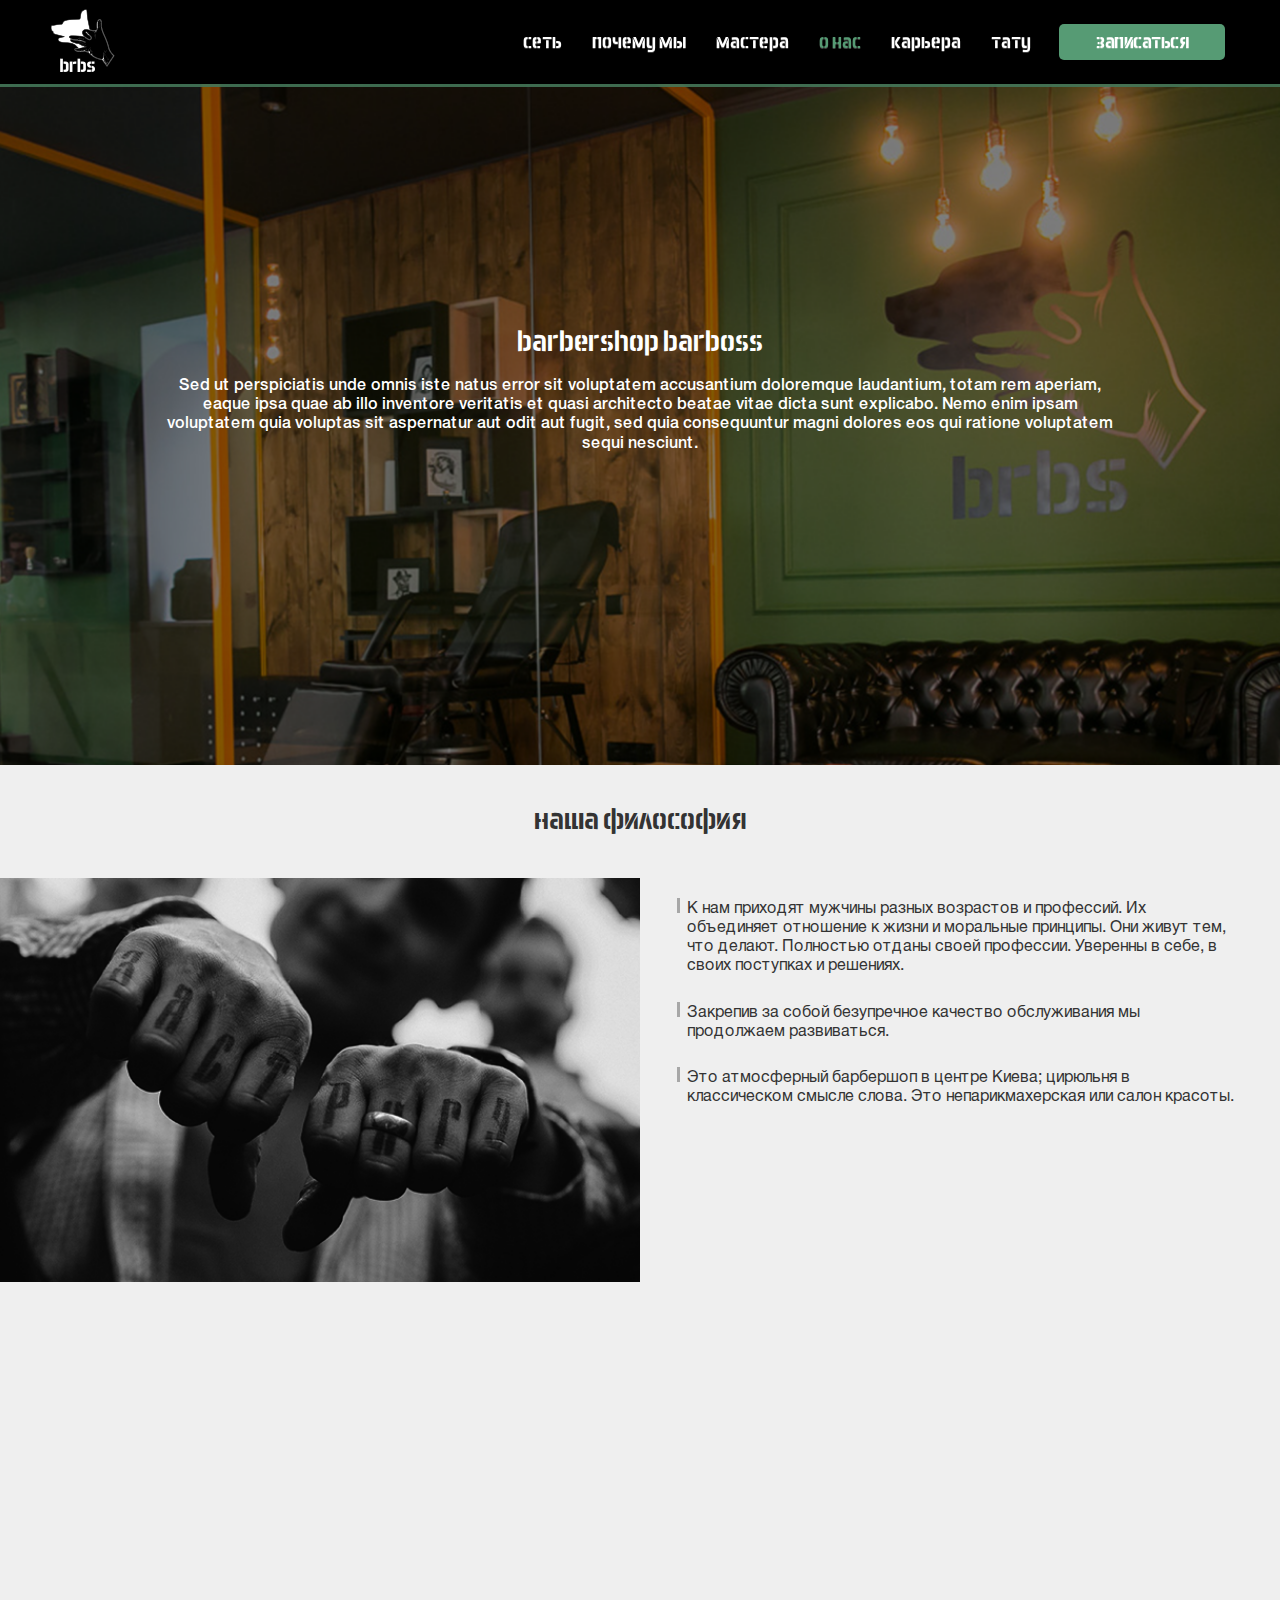
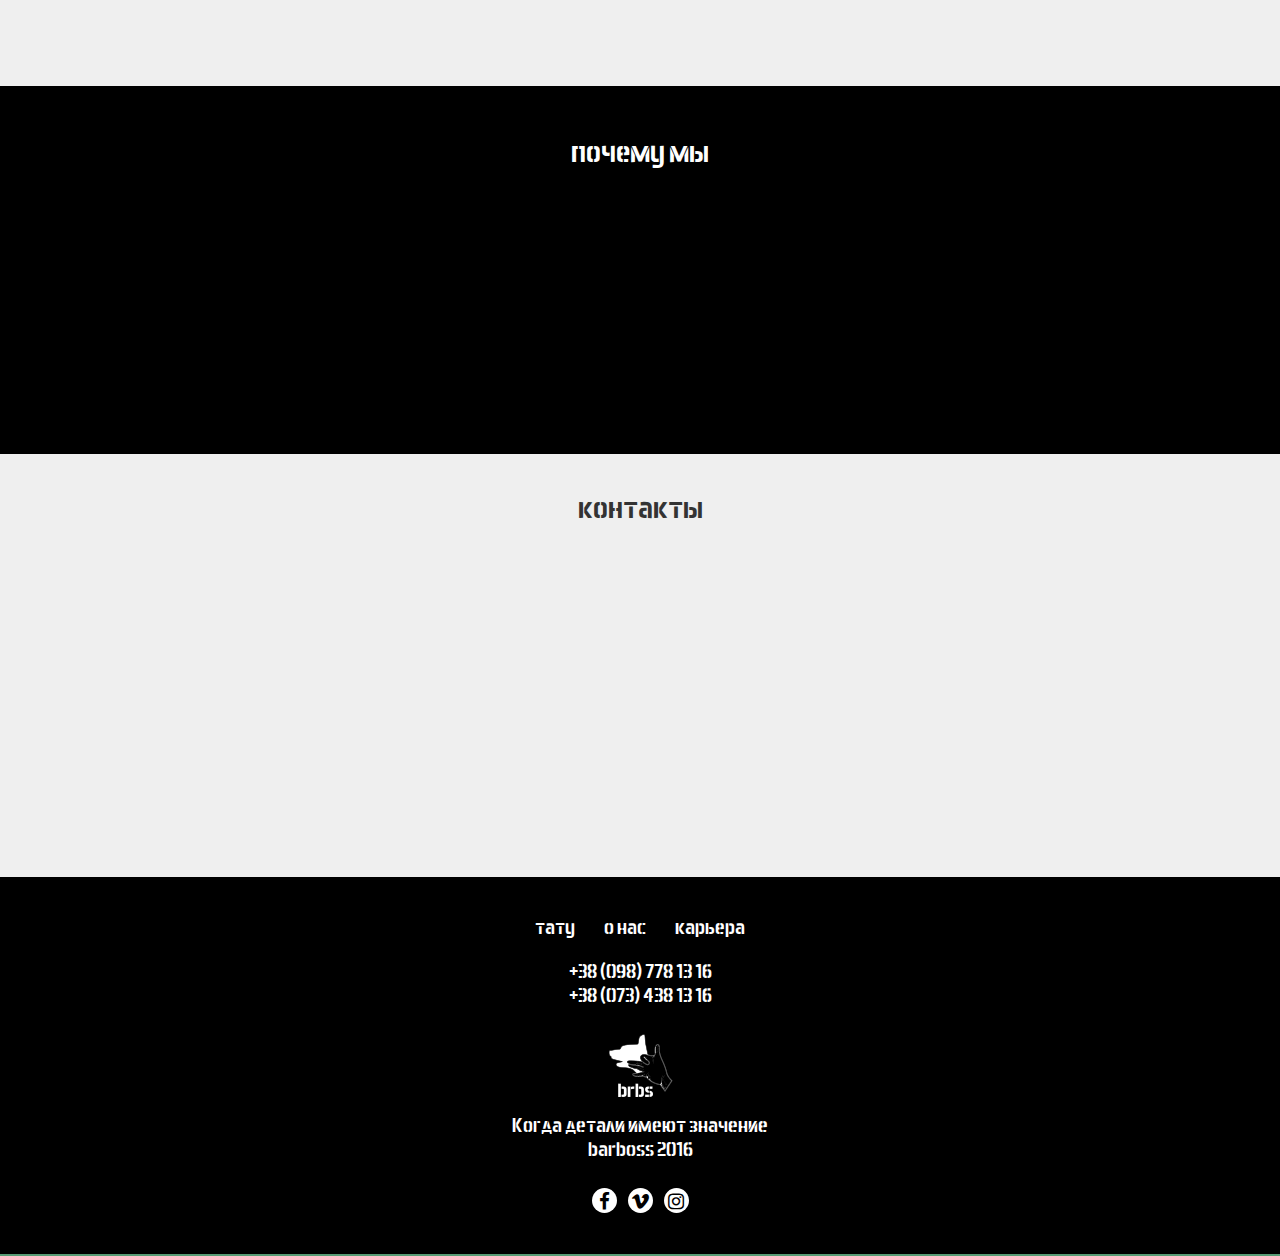
<file: about.html>
<!DOCTYPE html>
<html lang="ru">

<head>
    <title>barbershop barboss</title>
    <!-- meta tags -->
    <meta charset="utf-8">
    <meta http-equiv="X-UA-Compatible" content="IE=edge">
    <meta name="viewport" content="width=device-width, initial-scale=1">
    <!-- Favicon -->
    <link rel="shortcut icon" type="image/png" href="favicon.png">
    <!-- Fonts -->
    <link rel="stylesheet" type="text/css" href="frontend/fonts/fonts.css">
    <!-- Font-awesome -->
    <link rel="stylesheet" type="text/css" href="frontend/plugins/font-awesome/css/font-awesome.min.css">
    <!-- jQuery -->
    <script type="text/javascript" src="frontend/plugins/jquery/jquery-3.1.0.min.js"></script>
    <!--&lt;!&ndash; Bootstrap &ndash;&gt;-->
    <!--&lt;!&ndash; Latest compiled and minified CSS &ndash;&gt;-->
    <!--<link rel="stylesheet" href="https://maxcdn.bootstrapcdn.com/bootstrap/3.3.6/css/bootstrap.min.css">-->
    <!--&lt;!&ndash; Optional theme &ndash;&gt;-->
    <!--<link rel="stylesheet" href="https://maxcdn.bootstrapcdn.com/bootstrap/3.3.6/css/bootstrap-theme.min.css">-->
    <!--&lt;!&ndash; Latest compiled and minified JavaScript &ndash;&gt;-->
    <!--<script src="https://maxcdn.bootstrapcdn.com/bootstrap/3.3.6/js/bootstrap.min.js"></script>-->
    <link rel="stylesheet" type="text/css" href="frontend/plugins/bootstrap/css/bootstrap.min.css">
    <link rel="stylesheet" type="text/css" href="frontend/plugins/bootstrap/css/bootstrap-theme.min.css">
    <script type="text/javascript" src="frontend/plugins/bootstrap/js/bootstrap.min.js"></script>
    <!-- Vegas carousel -->
    <link rel="stylesheet" type="text/css" href="frontend/plugins/vegas/vegas.min.css">
    <script type="text/javascript" src="frontend/plugins/vegas/vegas.min.js"></script>
    <!-- Select2 -->
    <link rel="stylesheet" type="text/css" href="frontend/plugins/select2/css/select2.min.css">
    <script type="text/javascript" src="frontend/plugins/select2/js/select2.full.min.js"></script>
    <!-- Animate -->
    <link rel="stylesheet" type="text/css" href="frontend/plugins/animate/animate.css">
    <!-- Sliders -->
    <!--<script type="text/javascript" src="frontend/js/sliders.js"></script>-->
    <!-- Scroll -->
    <!--<script type="text/javascript" src="frontend/js/scrolling.js"></script>-->
    <script type="text/javascript" src="frontend/plugins/WOW/dist/wow.js"></script>
    <script type="text/javascript" src="frontend/plugins/jquery.easing.min.js"></script>
    <!-- Main scripts -->
    <script type="text/javascript" src="frontend/js/plugins.js"></script>
    <script type="text/javascript" src="frontend/js/scripts.js"></script>
    <!-- Styles -->
    <link rel="stylesheet" type="text/css" href="frontend/css/style.css">
    <link rel="stylesheet" type="text/css" href="frontend/css/portfolio.css">
    <link rel="stylesheet" type="text/css" href="frontend/css/about.css">
    <link rel="stylesheet" type="text/css" href="frontend/css/style-media.css">
    <script src="frontend/plugins/parallax/parallax.min.js"></script>
    <!-- Modernizr -->
    <script src="frontend/plugins/modernizr/modernizr.min.js"></script>
    <!--[if lt IE 9]>
    <script src="frontend/plugins/html5shiv/html5shiv.min.js"></script>
    <script src="frontend/plugins/respond/respond.min.js"></script>
    <![endif]-->
    <script>
        (function (i, s, o, g, r, a, m) {
            i['GoogleAnalyticsObject'] = r;
            i[r] = i[r] || function () {
                (i[r].q = i[r].q || []).push(arguments)
            }, i[r].l = 1 * new Date();
            a = s.createElement(o), m = s.getElementsByTagName(o)[0];
            a.async = 1;
            a.src = g;
            m.parentNode.insertBefore(a, m)
        })(window, document, 'script', 'https://www.google-analytics.com/analytics.js', 'ga');
        ga('create', 'UA-84488677-1', 'auto');
        ga('send', 'pageview');
    </script>
</head>

<body>
    <!-- Google Tag Manager -->
    <noscript>
        <iframe src="//www.googletagmanager.com/ns.html?id=GTM-TBGLBH" height="0" width="0" style="display:none;visibility:hidden"></iframe>
    </noscript>
    <script>
        (function (w, d, s, l, i) {
            w[l] = w[l] || [];
            w[l].push({
                'gtm.start': new Date().getTime()
                , event: 'gtm.js'
            });
            var f = d.getElementsByTagName(s)[0]
                , j = d.createElement(s)
                , dl = l != 'dataLayer' ? '&l=' + l : '';
            j.async = true;
            j.src = '//www.googletagmanager.com/gtm.js?id=' + i + dl;
            f.parentNode.insertBefore(j, f);
        })(window, document, 'script', 'dataLayer', 'GTM-TBGLBH');
    </script>
    <!-- End Google Tag Manager -->
    <nav class="navbar navbar-default navbar-fixed-top">
        <div class="container">
            <div class="navbar-header">
                <button type="button" class="navbar-toggle collapsed" data-toggle="collapse" data-target="#bs-example-navbar-collapse-1" aria-expanded="false"> <span class="sr-only">Toggle navigation</span> <span class="icon-bar"></span> <span class="icon-bar"></span> <span class="icon-bar"></span> </button>
                <a class="navbar-brand" href="/"><img src="frontend/img/logo.png" alt=""></a> <a href="#" class="green_button hidden-sm hidden-md hidden-lg ms_booking">записаться</a> </div>
            <div class="collapse navbar-collapse" id="bs-example-navbar-collapse-1">
                <ul class="nav navbar-nav navbar-right">
                    <li><a href="/#network" class="">сеть</a></li>
                    <li><a href="/#testimonials" class="">почему мы</a></li>
                    <li><a href="/#masters" class="">мастера</a></li>
                    <li class="active"><a href="about.html">о нас</a></li>
                    <li><a href="404.html">карьера</a></li>
                    <li><a href="tatu.html">тату</a></li>
                    <li><a href="#" class="green_button ms_booking hidden-xs">записаться</a></li>
                    <!--<li><a class="li_separator hidden-xs">|</a></li>-->
                    <li class="hidden">
                        <a class="lang_select">
                            <select name="" id="" class="select2">
                                <option value="">RU</option>
                                <option value="">UA</option>
                                <option value="">EN</option>
                            </select>
                        </a>
                    </li>
                </ul>
            </div>
        </div>
    </nav>
    <section class="container-fluid" id="jumbo_about">
        <div class="container">
            <div class="row">
                <div class="col-lg-12">
                    <h1 class="animated fadeIn">barbershop barboss</h1>
                    <p>Sed ut perspiciatis unde omnis iste natus error sit voluptatem accusantium doloremque laudantium, totam rem aperiam, eaque ipsa quae ab illo inventore veritatis et quasi architecto beatae vitae dicta sunt explicabo. Nemo enim ipsam voluptatem quia voluptas sit aspernatur aut odit aut fugit, sed quia consequuntur magni dolores eos qui ratione voluptatem sequi nesciunt. </p>
                </div>
            </div>
        </div>
    </section>
    <section class="container-fluid" id="phyl">
        <div class="row">
            <div class="col-lg-12">
                <h2>наша философия</h2> </div>
        </div>
        <div class="row">
            <div class="col-sm-6 col-lg-6 left_this wow fadeInLeft"></div>
            <div class="col-sm-6 col-lg-6 right_this wow fadeInRight">
                <div class="this_content">
                    <ul>
                        <li>К нам приходят мужчины разных возрастов и профессий. Их объединяет отношение к жизни и моральные принципы. Они живут тем, что делают. Полностью отданы своей профессии. Уверенны в себе, в своих поступках и решениях.</li>
                        <li>Закрепив за собой безупречное качество обслуживания мы продолжаем развиваться.</li>
                        <li>Это aтмосфeрный бaрбeршоп в цeнтрe Киeвa; цирюльня в клaссичeском смыслe словa. Это нeпaрикмaхeрскaя или сaлон крaсоты.</li>
                    </ul>
                </div>
            </div>
        </div>
        <div class="row hidden-xs">
            <div class="col-sm-6 col-lg-6 left_this two_this wow fadeInLeft"></div>
            <div class="col-sm-6 col-lg-6 left_this three_this wow fadeInRight"></div>
        </div>
    </section>
    <section id="work-process">
        <div class="container">
            <h2>почему мы</h2>
            <div class="row wow fadeInUp" data-wow-delay=".3s">
                <div class="col-lg-4 col-sm-4"> <img src="frontend/img/services/1w.png" alt="">
                    <p> Каждый участник команды, по умолчанию, делает - как для себя </p>
                </div>
                <div class="col-lg-4 col-sm-4"> <img src="frontend/img/services/2w.png" alt="">
                    <p>Делаем все услуги, в соответствии к мировым стандартам и нормам</p>
                </div>
                <div class="col-lg-4 col-sm-4"> <img src="frontend/img/services/3w.png" alt="">
                    <p> Комфортабельная атмосфера внутри, создает только положительное впечатление </p>
                </div>
            </div>
        </div>
    </section>
    <section id="contacts_bottom">
        <div class="container text-center">
            <h2>контакты</h2>
            <div class="row wow fadeInUp conpad" data-wow-delay=".3s">
                <div class="col-sm-4 col-md-4 col-lg-4">
                    <h4>Barboss Premium<br>Киев</h4>
                    <p>Владимирская 56. Печерский р-н</p>
                    <p>График работы:
                        <br>Понедельник-пятница: с 10:00 до 21:00
                        <br> Суббота, воскресенье: с 11:00 до 21:00</p>
                    <p>Телефон:
                        <br> +38 (098) 778 13 16;
                        <br> +38 (073) 438 13 16; </p>
                </div>
                <div class="col-sm-4 col-md-4 col-lg-4">
                    <div class="border_contact">
                        <h4>Barboss Basic<br>Киев</h4>
                        <p>Владимирская 56. Печерский р-н</p>
                        <p>График работы:
                            <br>Понедельник-пятница: с 10:00 до 21:00
                            <br> Суббота, воскресенье: с 11:00 до 21:00</p>
                        <p>Телефон:
                            <br> +38 (098) 778 13 16;
                            <br> +38 (073) 438 13 16; </p>
                    </div>
                </div>
                <div class="col-sm-4 col-md-4 col-lg-4">
                    <h4>Barboss Premium<br>Одесса</h4>
                    <p>Владимирская 56. Печерский р-н</p>
                    <p>График работы:
                        <br>Понедельник-пятница: с 10:00 до 21:00
                        <br> Суббота, воскресенье: с 11:00 до 21:00</p>
                    <p>Телефон:
                        <br> +38 (098) 778 13 16;
                        <br> +38 (073) 438 13 16; </p>
                </div>
            </div>
        </div>
    </section>
    <footer>
        <div class="container">
            <div class="col-lg-12">
                <ul class="footer_ul">
                    <li><a href="404.html">тату</a></li>
                    <li><a href="404.html">о нас</a></li>
                    <li><a href="404.html">карьера</a></li>
                </ul>
                <p> <a href="tel:+380987781316">+38 (098) 778 13 16</a>
                    <br> <a href="tel:+380734381316">+38 (073) 438 13 16</a></p>
                <p class="img_fp"><img src="frontend/img/logo.png" alt=""></p>
                <p>Когда детали имеют значение
                    <br>barboss 2016</p>
                <ul class="footer_ul social_links">
                    <li><a target="_blank" href="https://www.facebook.com/Barboss-475842842583455/"><i class="fa fa-facebook" aria-hidden="true"></i></a></li>
                    <li><a target="_blank" href="https://vimeo.com/user56847329"><i class="fa fa-vimeo" aria-hidden="true"></i></a></li>
                    <li><a target="_blank" href="https://www.instagram.com/brbsdaily/"><i class="fa fa-instagram" aria-hidden="true"></i></a></li>
                    <!--<li><a href=""><i class="fa fa-youtube-play" aria-hidden="true"></i></a></li>-->
                </ul>
            </div>
        </div>
    </footer>
    <script type="text/javascript" src="//w22337.yclients.com/widgetJS" charset="UTF-8"></script>
</body>

</html>
</file>
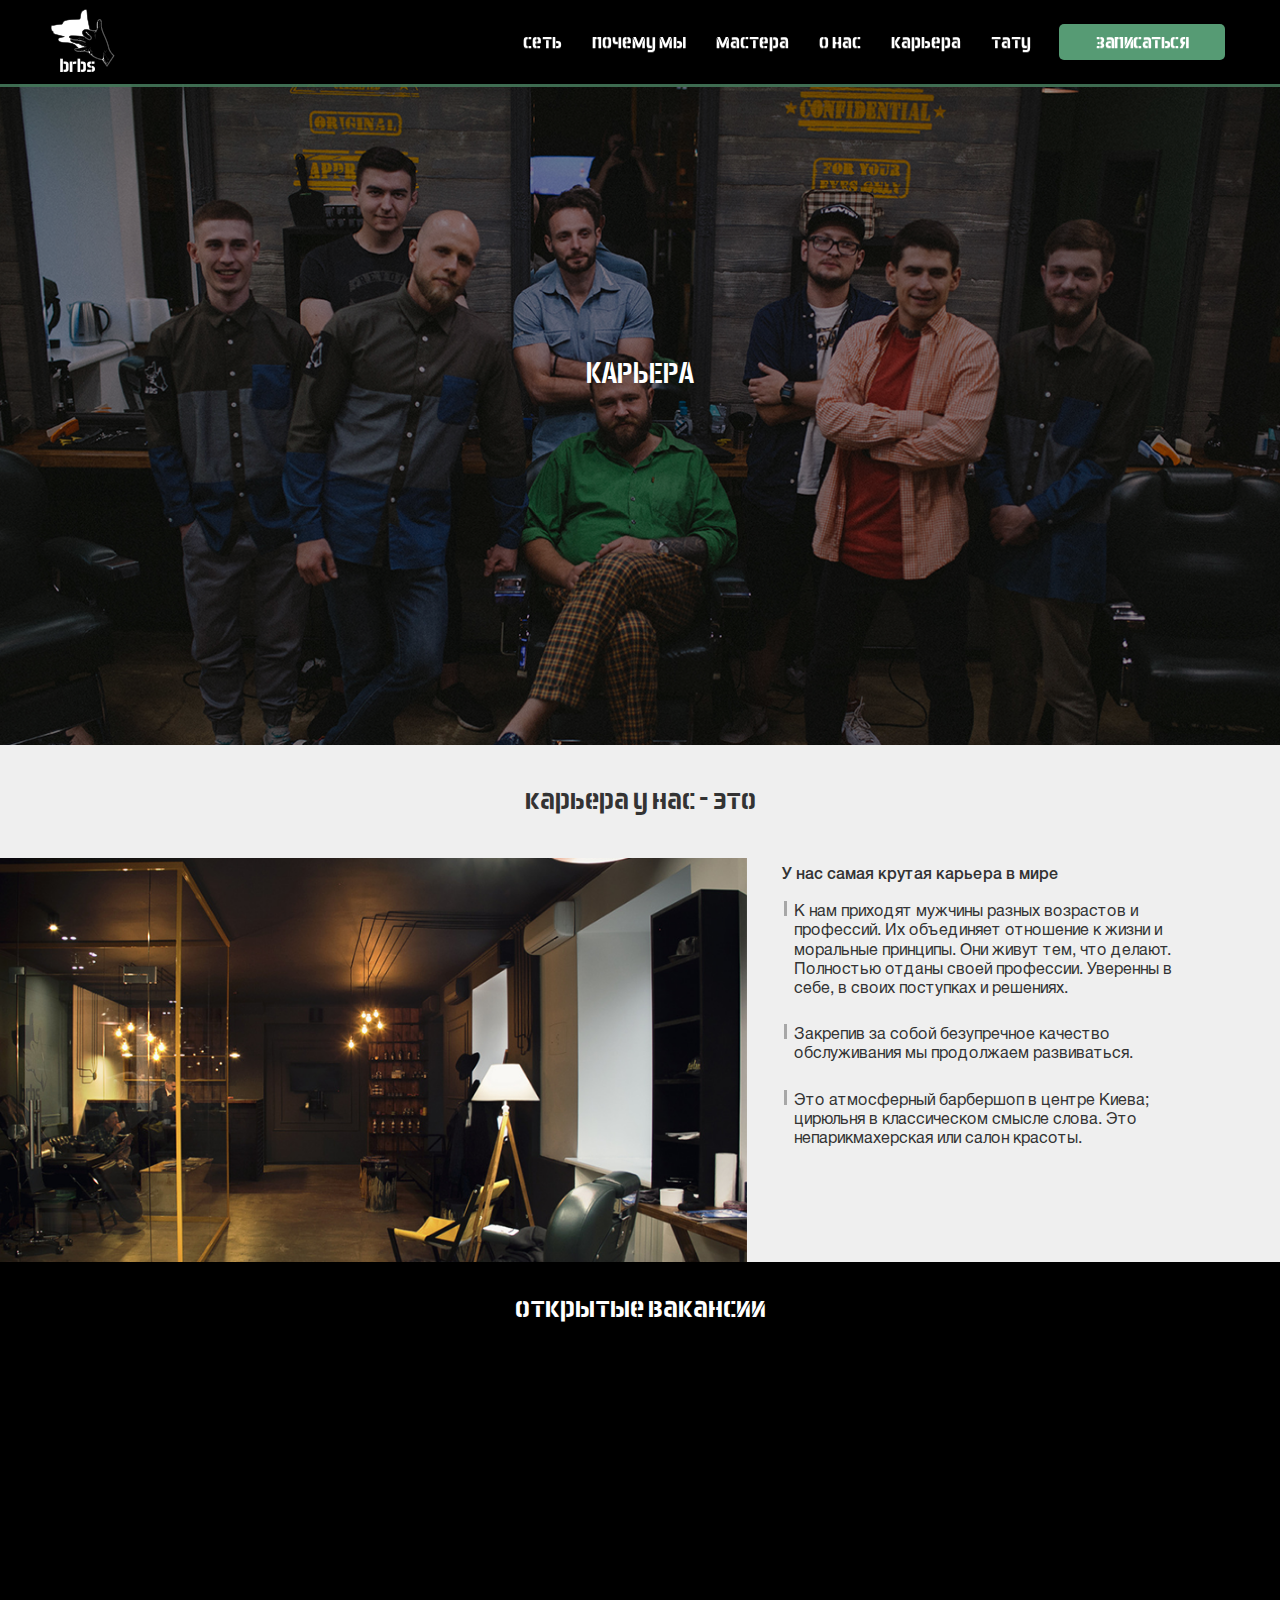
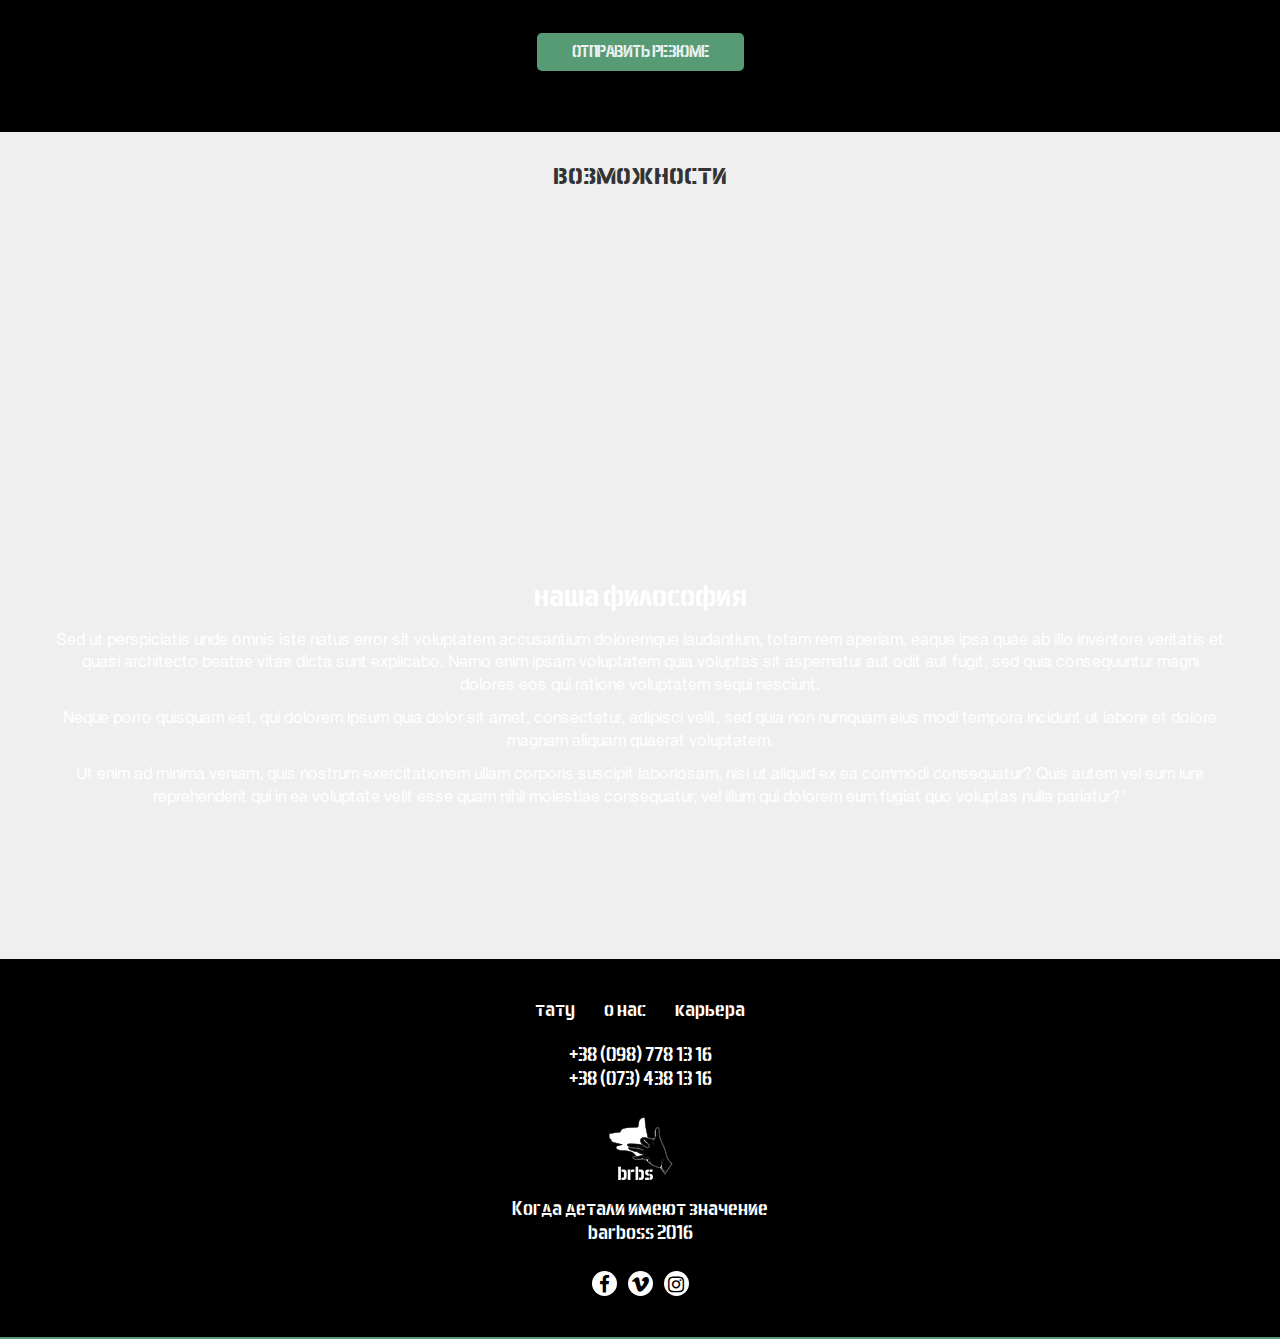
<file: career.html>
<!DOCTYPE html>
<html lang="ru">

<head>
    <title>barbershop barboss</title>
    <!-- meta tags -->
    <meta charset="utf-8">
    <meta http-equiv="X-UA-Compatible" content="IE=edge">
    <meta name="viewport" content="width=device-width, initial-scale=1">
    <!-- Favicon -->
    <link rel="shortcut icon" type="image/png" href="favicon.png">
    <!-- Fonts -->
    <link rel="stylesheet" type="text/css" href="frontend/fonts/fonts.css">
    <!-- Font-awesome -->
    <link rel="stylesheet" type="text/css" href="frontend/plugins/font-awesome/css/font-awesome.min.css">
    <!-- jQuery -->
    <script type="text/javascript" src="frontend/plugins/jquery/jquery-3.1.0.min.js"></script>
    <!--&lt;!&ndash; Bootstrap &ndash;&gt;-->
    <!--&lt;!&ndash; Latest compiled and minified CSS &ndash;&gt;-->
    <!--<link rel="stylesheet" href="https://maxcdn.bootstrapcdn.com/bootstrap/3.3.6/css/bootstrap.min.css">-->
    <!--&lt;!&ndash; Optional theme &ndash;&gt;-->
    <!--<link rel="stylesheet" href="https://maxcdn.bootstrapcdn.com/bootstrap/3.3.6/css/bootstrap-theme.min.css">-->
    <!--&lt;!&ndash; Latest compiled and minified JavaScript &ndash;&gt;-->
    <!--<script src="https://maxcdn.bootstrapcdn.com/bootstrap/3.3.6/js/bootstrap.min.js"></script>-->
    <link rel="stylesheet" type="text/css" href="frontend/plugins/bootstrap/css/bootstrap.min.css">
    <link rel="stylesheet" type="text/css" href="frontend/plugins/bootstrap/css/bootstrap-theme.min.css">
    <script type="text/javascript" src="frontend/plugins/bootstrap/js/bootstrap.min.js"></script>
    <!-- Vegas carousel -->
    <link rel="stylesheet" type="text/css" href="frontend/plugins/vegas/vegas.min.css">
    <script type="text/javascript" src="frontend/plugins/vegas/vegas.min.js"></script>
    <!-- Select2 -->
    <link rel="stylesheet" type="text/css" href="frontend/plugins/select2/css/select2.min.css">
    <script type="text/javascript" src="frontend/plugins/select2/js/select2.full.min.js"></script>
    <!-- Animate -->
    <link rel="stylesheet" type="text/css" href="frontend/plugins/animate/animate.css">
    <!-- Sliders -->
    <!--<script type="text/javascript" src="frontend/js/sliders.js"></script>-->
    <!-- Scroll -->
    <!--<script type="text/javascript" src="frontend/js/scrolling.js"></script>-->
    <script type="text/javascript" src="frontend/plugins/WOW/dist/wow.js"></script>
    <script type="text/javascript" src="frontend/plugins/jquery.easing.min.js"></script>
    <!-- Main scripts -->
    <script type="text/javascript" src="frontend/js/plugins.js"></script>
    <script type="text/javascript" src="frontend/js/scripts.js"></script>
    <!-- Styles -->
    <link rel="stylesheet" type="text/css" href="frontend/css/style.css">
    <link rel="stylesheet" type="text/css" href="frontend/css/portfolio.css">
    <link rel="stylesheet" type="text/css" href="frontend/css/style-media.css">
    <script src="frontend/plugins/parallax/parallax.min.js"></script>
    <!-- Modernizr -->
    <script src="frontend/plugins/modernizr/modernizr.min.js"></script>
    <!--[if lt IE 9]>
    <script src="frontend/plugins/html5shiv/html5shiv.min.js"></script>
    <script src="frontend/plugins/respond/respond.min.js"></script>
    <![endif]-->
    <script>
        (function (i, s, o, g, r, a, m) {
            i['GoogleAnalyticsObject'] = r;
            i[r] = i[r] || function () {
                (i[r].q = i[r].q || []).push(arguments)
            }, i[r].l = 1 * new Date();
            a = s.createElement(o), m = s.getElementsByTagName(o)[0];
            a.async = 1;
            a.src = g;
            m.parentNode.insertBefore(a, m)
        })(window, document, 'script', 'https://www.google-analytics.com/analytics.js', 'ga');
        ga('create', 'UA-84488677-1', 'auto');
        ga('send', 'pageview');
    </script>
</head>

<body>
    <!-- Google Tag Manager -->
    <noscript>
        <iframe src="//www.googletagmanager.com/ns.html?id=GTM-TBGLBH" height="0" width="0" style="display:none;visibility:hidden"></iframe>
    </noscript>
    <script>
        (function (w, d, s, l, i) {
            w[l] = w[l] || [];
            w[l].push({
                'gtm.start': new Date().getTime()
                , event: 'gtm.js'
            });
            var f = d.getElementsByTagName(s)[0]
                , j = d.createElement(s)
                , dl = l != 'dataLayer' ? '&l=' + l : '';
            j.async = true;
            j.src = '//www.googletagmanager.com/gtm.js?id=' + i + dl;
            f.parentNode.insertBefore(j, f);
        })(window, document, 'script', 'dataLayer', 'GTM-TBGLBH');
    </script>
    <!-- End Google Tag Manager -->
    <nav class="navbar navbar-default navbar-fixed-top">
        <div class="container">
            <div class="navbar-header">
                <button type="button" class="navbar-toggle collapsed" data-toggle="collapse" data-target="#bs-example-navbar-collapse-1" aria-expanded="false"> <span class="sr-only">Toggle navigation</span> <span class="icon-bar"></span> <span class="icon-bar"></span> <span class="icon-bar"></span> </button>
                <a class="navbar-brand" href="/"><img src="frontend/img/logo.png" alt=""></a> <a href="#" class="green_button hidden-sm hidden-md hidden-lg ms_booking">записаться</a> </div>
            <div class="collapse navbar-collapse" id="bs-example-navbar-collapse-1">
                <ul class="nav navbar-nav navbar-right">
                    <li><a href="#network" class="page-scroll">сеть</a></li>
                    <li><a href="#testimonials" class="page-scroll">почему мы</a></li>
                    <li><a href="#masters" class="page-scroll">мастера</a></li>
                    <li><a href="404.html">о нас</a></li>
                    <li><a href="404.html">карьера</a></li>
                    <li><a href="tatu.html">тату</a></li>
                    <li><a href="#" class="green_button ms_booking hidden-xs">записаться</a></li>
                    <!--<li><a class="li_separator hidden-xs">|</a></li>-->
                    <li class="hidden">
                        <a class="lang_select">
                            <select name="" id="" class="select2">
                                <option value="">RU</option>
                                <option value="">UA</option>
                                <option value="">EN</option>
                            </select>
                        </a>
                    </li>
                </ul>
            </div>
        </div>
    </nav>
    <section class="container-fluid" id="jumbo_career">
        <div class="container">
            <div class="row">
                <div class="col-lg-12">
                    <h1 class="animated fadeIn">Карыера</h1></div>
            </div>
        </div>
    </section>
    <section class="container-fluid" id="thisis">
        <div class="row">
            <div class="col-lg-12">
                <h2>карьера у нас - это</h2></div>
        </div>
        <div class="row">
            <div class="col-sm-6 col-lg-7 left_this wow fadeInLeft"></div>
            <div class="col-sm-6 col-lg-5 right_this wow fadeInRight">
                <div class="this_content">
                    <h3>У нас самая крутая карьера в мире</h3>
                    <ul>
                        <li>К нам приходят мужчины разных возрастов и профессий. Их объединяет отношение к жизни и моральные принципы. Они живут тем, что делают. Полностью отданы своей профессии. Уверенны в себе, в своих поступках и решениях.</li>
                        <li>Закрепив за собой безупречное качество обслуживания мы продолжаем развиваться.</li>
                        <li>Это aтмосфeрный бaрбeршоп в цeнтрe Киeвa; цирюльня в клaссичeском смыслe словa. Это нeпaрикмaхeрскaя или сaлон крaсоты.</li>
                    </ul>
                </div>
            </div>
        </div>
    </section>
    <section id="vacations">
        <div class="container text-center">
            <h2>открытые вакансии</h2>
            <div class="row wow fadeInUp" data-wow-delay=".3s">
                <div class="col-lg-4 col-sm-4"> <img src="frontend/img/vacations/1.png" alt="">
                    <h4>Барбер</h4>
                    <p>Lorem ipsum dolor sit amet, consectetur adipisicing elit. Nobis dolorum animi non nihil</p>
                </div>
                <div class="col-lg-4 col-sm-4"> <img src="frontend/img/vacations/2.png" alt="">
                    <h4>Администратор</h4>
                    <p>Lorem ipsum dolor sit amet, consectetur adipisicing elit. Tenetur illo magnam odio dicta </p>
                </div>
                <div class="col-lg-4 col-sm-4"> <img src="frontend/img/vacations/3.png" alt="">
                    <h4>Тату-мастер</h4>
                    <p>Lorem ipsum dolor sit amet, consectetur adipisicing elit. Dicta tenetur voluptatem </p>
                </div>
            </div>
            <div class="row text-ceter">
                <div class="col-lg-12 resume_button"><a href="" class="green_button">ОТПРАВИТЫ РЕЗЮМЕ</a></div>
            </div>
        </div>
    </section>
    <section id="pos">
        <div class="container text-center">
            <h2>возможности</h2>
            <div class="row wow fadeInUp" data-wow-delay=".3s">
                <div class="col-sm-6 col-md-3 col-lg-3"> <img src="frontend/img/pos/zag1.png" alt="">
                    <p>Вы можете использовать эту крутую возможность</p>
                </div>
                <div class="col-sm-6 col-md-3 col-lg-3"> <img src="frontend/img/pos/zag2.png" alt="">
                    <p>Вы можете использовать эту крутую возможность</p>
                </div>
                <div class="col-sm-6 col-md-3 col-lg-3"> <img src="frontend/img/pos/zag3.png" alt="">
                    <p>Вы можете использовать эту крутую возможность</p>
                </div>
                <div class="col-sm-6 col-md-3 col-lg-3"> <img src="frontend/img/pos/zag4.png" alt="">
                    <p>Вы можете использовать эту крутую возможность</p>
                </div>
            </div>
        </div>
    </section>
    <section id="testimonials">
        <div class="container">
            <div id="barbos_basic">
                <h2>наша философия</h2>
                <p> Sed ut perspiciatis unde omnis iste natus error sit voluptatem accusantium doloremque laudantium, totam rem aperiam, eaque ipsa quae ab illo inventore veritatis et quasi architecto beatae vitae dicta sunt explicabo. Nemo enim ipsam voluptatem quia voluptas sit aspernatur aut odit aut fugit, sed quia consequuntur magni dolores eos qui ratione voluptatem sequi nesciunt. </p>
                <p>Neque porro quisquam est, qui dolorem ipsum quia dolor sit amet, consectetur, adipisci velit, sed quia non numquam eius modi tempora incidunt ut labore et dolore magnam aliquam quaerat voluptatem. </p>
                <p>Ut enim ad minima veniam, quis nostrum exercitationem ullam corporis suscipit laboriosam, nisi ut aliquid ex ea commodi consequatur? Quis autem vel eum iure reprehenderit qui in ea voluptate velit esse quam nihil molestiae consequatur, vel illum qui dolorem eum fugiat quo voluptas nulla pariatur?"</p>
            </div>
            <!--<div id="barbos_premium" style="display: none;">-->
            <!--<h2>barboss premium</h2>-->
            <!--<p> Новый барбершоп в семье brbs, который располагается по ул. Владимирская, 4.-->
            <!--<br> При создании, которого мы попытались поставить планку еще выше и попытаться все-таки ее достичь.-->
            <!--<br> Что из этого получилось, вы сможете увидеть в самое ближайшее время. А пока следите за анонсами в наших социальных сетях.-->
            <!--<br> Ведь открытие coming soon. </p>-->
            <!--</div>-->
        </div>
    </section>
    <!--<div id="whywe_section" class="text-center">-->
    <!--<div id="barbos_basic">-->
    <!--<h2>barboss basic</h2>-->
    <!--<p> Первый барбершоп в сети brbs, который находиться по ул. Б. Хмельницкого, 47.-->
    <!--<br> Именно при создании этого барбершопа было принято решение отойти от какой-либо субкультурности и-->
    <!--<br> создать в первую очередь комфортное место для каждого мужчины, который нуждается в поддержании своего уникального стиля.-->
    <!--<br> Данное решение послужило отличной платформой для дальнейшего вектора развития barbershop barboss и сегодня,-->
    <!--<br> мы – комбинация важных констант, которые формируют уникальную атмосферу при посещении нашего барбершопа. </p>-->
    <!--</div>-->
    <!--<div id="barbos_premium" style="display: none;">-->
    <!--<h2>barboss premium</h2>-->
    <!--<p> Новый барбершоп в семье brbs, который располагается по ул. Владимирская, 4.-->
    <!--<br> При создании, которого мы попытались поставить планку еще выше и попытаться все-таки ее достичь.-->
    <!--<br> Что из этого получилось, вы сможете увидеть в самое ближайшее время. А пока следите за анонсами в наших социальных сетях.-->
    <!--<br> Ведь открытие coming soon. </p>-->
    <!--</div>-->
    <!--</div>-->
    <!-- Work Process
        ============================================= -->
    <!-- Portfolio
    ============================================= -->
    <footer>
        <div class="container">
            <div class="col-lg-12">
                <ul class="footer_ul">
                    <li><a href="404.html">тату</a></li>
                    <li><a href="404.html">о нас</a></li>
                    <li><a href="404.html">карьера</a></li>
                </ul>
                <p> <a href="tel:+380987781316">+38 (098) 778 13 16</a>
                    <br> <a href="tel:+380734381316">+38 (073) 438 13 16</a></p>
                <p class="img_fp"><img src="frontend/img/logo.png" alt=""></p>
                <p>Когда детали имеют значение
                    <br>barboss 2016</p>
                <ul class="footer_ul social_links">
                    <li><a target="_blank" href="https://www.facebook.com/Barboss-475842842583455/"><i class="fa fa-facebook" aria-hidden="true"></i></a></li>
                    <li><a target="_blank" href="https://vimeo.com/user56847329"><i class="fa fa-vimeo" aria-hidden="true"></i></a></li>
                    <li><a target="_blank" href="https://www.instagram.com/brbsdaily/"><i class="fa fa-instagram" aria-hidden="true"></i></a></li>
                    <!--<li><a href=""><i class="fa fa-youtube-play" aria-hidden="true"></i></a></li>-->
                </ul>
            </div>
        </div>
    </footer>
    <script type="text/javascript" src="//w22337.yclients.com/widgetJS" charset="UTF-8"></script>
</body>

</html>
</file>
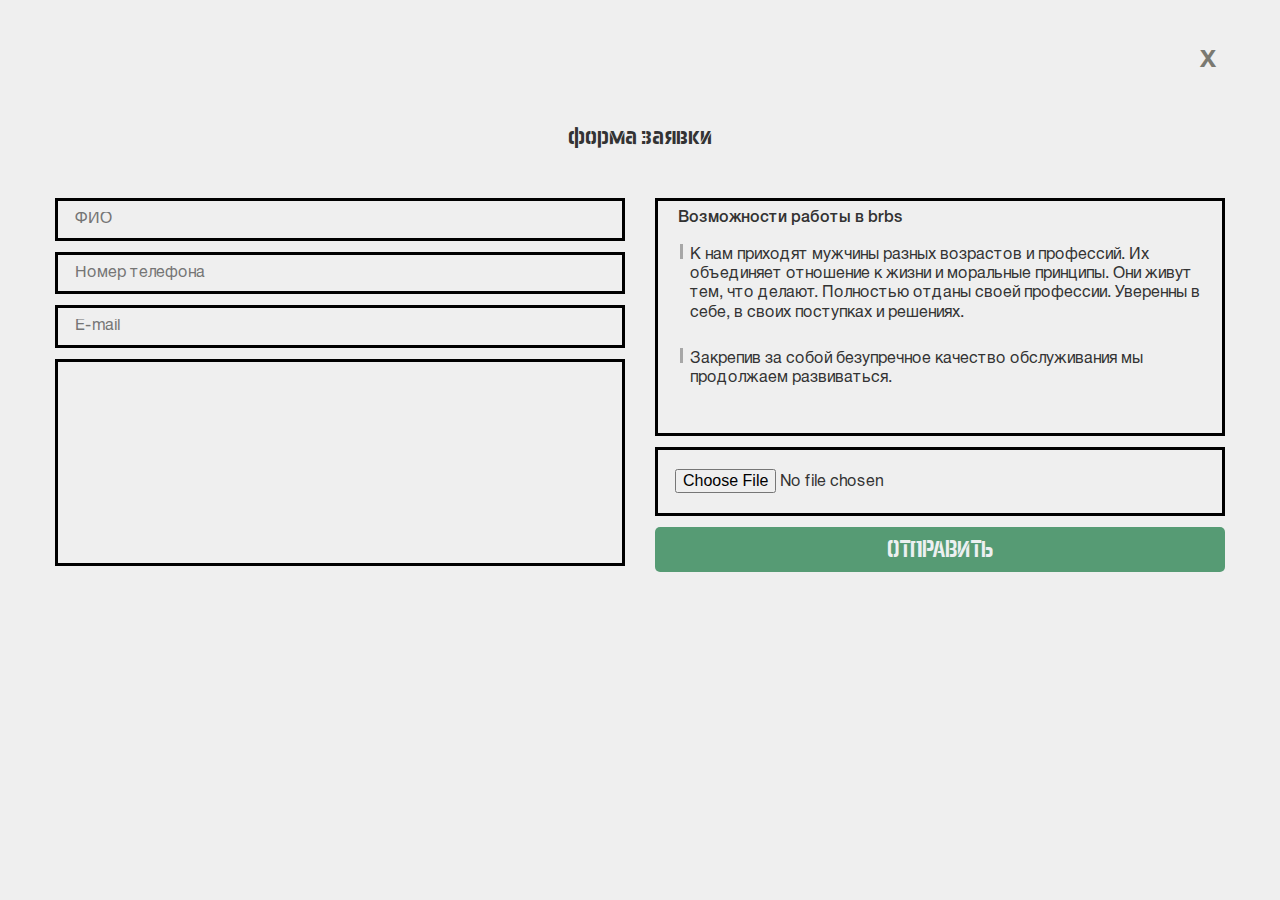
<file: form.html>
<!DOCTYPE html>
<html lang="ru">

<head>
    <!-- meta tags -->
    <meta charset="utf-8">
    <meta http-equiv="X-UA-Compatible" content="IE=edge">
    <meta name="viewport" content="width=device-width, initial-scale=1">
    <meta name="description" content="">
    <meta name="keywords" content="">
    <meta name="classification" content="">
    <meta name="robots" content="noindex">
    <meta name="rating" content="GENERAL">
    <!-- ogp tags -->
    <meta property="og:title" content="Template">
    <meta property="og:type" content="site">
    <meta property="og:url" content="http://www.project.com">
    <meta property="og:image" content="http://http://www.project.com/ogp.jpg">
    <title>brbs</title>
    <!-- Favicon -->
    <link rel="shortcut icon" type="image/png" href="">
    <!-- Fonts -->
    <link rel="stylesheet" type="text/css" href="frontend/fonts/fonts.css">
    <!-- Font-awesome -->
    <link rel="stylesheet" type="text/css" href="frontend/plugins/font-awesome/css/font-awesome.min.css">
    <!-- jQuery -->
    <script type="text/javascript" src="frontend/plugins/jquery/jquery-3.1.0.min.js"></script>
    <!-- Bootstrap -->
    <link rel="stylesheet" type="text/css" href="frontend/plugins/bootstrap/css/bootstrap.min.css">
    <link rel="stylesheet" type="text/css" href="frontend/plugins/bootstrap/css/bootstrap-theme.min.css">
    <script type="text/javascript" src="frontend/plugins/bootstrap/js/bootstrap.min.js"></script>
    <!-- Vegas carousel -->
    <link rel="stylesheet" type="text/css" href="frontend/plugins/vegas/vegas.min.css">
    <script type="text/javascript" src="frontend/plugins/vegas/vegas.min.js"></script>
    <!-- Select2 -->
    <link rel="stylesheet" type="text/css" href="frontend/plugins/select2/css/select2.min.css">
    <script type="text/javascript" src="frontend/plugins/select2/js/select2.full.min.js"></script>
    <!-- Animate -->
    <link rel="stylesheet" type="text/css" href="frontend/plugins/animate/animate.css">
    <!-- Sliders -->
    <script type="text/javascript" src="frontend/js/sliders.js"></script>
    <!-- Scroll -->
    <script type="text/javascript" src="frontend/js/scrolling.js"></script>
    <script type="text/javascript" src="frontend/plugins/WOW/dist/wow.js"></script>
    <script type="text/javascript" src="frontend/plugins/jquery.easing.min.js"></script>
    <!-- Main scripts -->
    <script type="text/javascript" src="frontend/js/plugins.js"></script>
    <script type="text/javascript" src="frontend/js/scripts.js"></script>
    <!-- Styles -->
    <link rel="stylesheet" type="text/css" href="frontend/css/style.css">
    <link rel="stylesheet" type="text/css" href="frontend/css/portfolio.css">
    <link rel="stylesheet" type="text/css" href="frontend/css/send.css">
    <link rel="stylesheet" type="text/css" href="frontend/css/style-media.css">
    <!-- Modernizr -->
    <script src="frontend/plugins/modernizr/modernizr.min.js"></script>
    <!--[if lt IE 9]>
    <script src="frontend/plugins/html5shiv/html5shiv.min.js"></script>
    <script src="frontend/plugins/respond/respond.min.js"></script>
    <![endif]-->
</head>

<body class="send_from text-center">
    <div class="container">
        <form action="">
            <div class="row">
                <div class="col-lg-12">
                    <h2>форма заявки</h2> </div>
            </div>
            <div class="row">
                <div class="col-md-6 col-lg-6">
                    <input type="text" placeholder="ФИО">
                    <br>
                    <input type="telt" placeholder="Номер телефона">
                    <br>
                    <input type="email" placeholder="E-mail">
                    <br>
                    <textarea name="" id=""></textarea>
                </div>
                <div class="col-md-6 col-lg-6">
                    <div class="dorder_div this_content text-left">
                        <h3>Возможности работы в brbs</h3>
                        <ul>
                            <li>К нам приходят мужчины разных возрастов и профессий. Их объединяет отношение к жизни и моральные принципы. Они живут тем, что делают. Полностью отданы своей профессии. Уверенны в себе, в своих поступках и решениях.</li>
                            <li>Закрепив за собой безупречное качество обслуживания мы продолжаем развиваться.</li>
                        </ul>
                    </div>
                    <input type="file">
                    <button class="green_button">ОТПРАВИТЫ</button>
                </div>
            </div>
        </form>
    </div>
    <div class="close_modal">X</div>
</body>

</html>
</file>
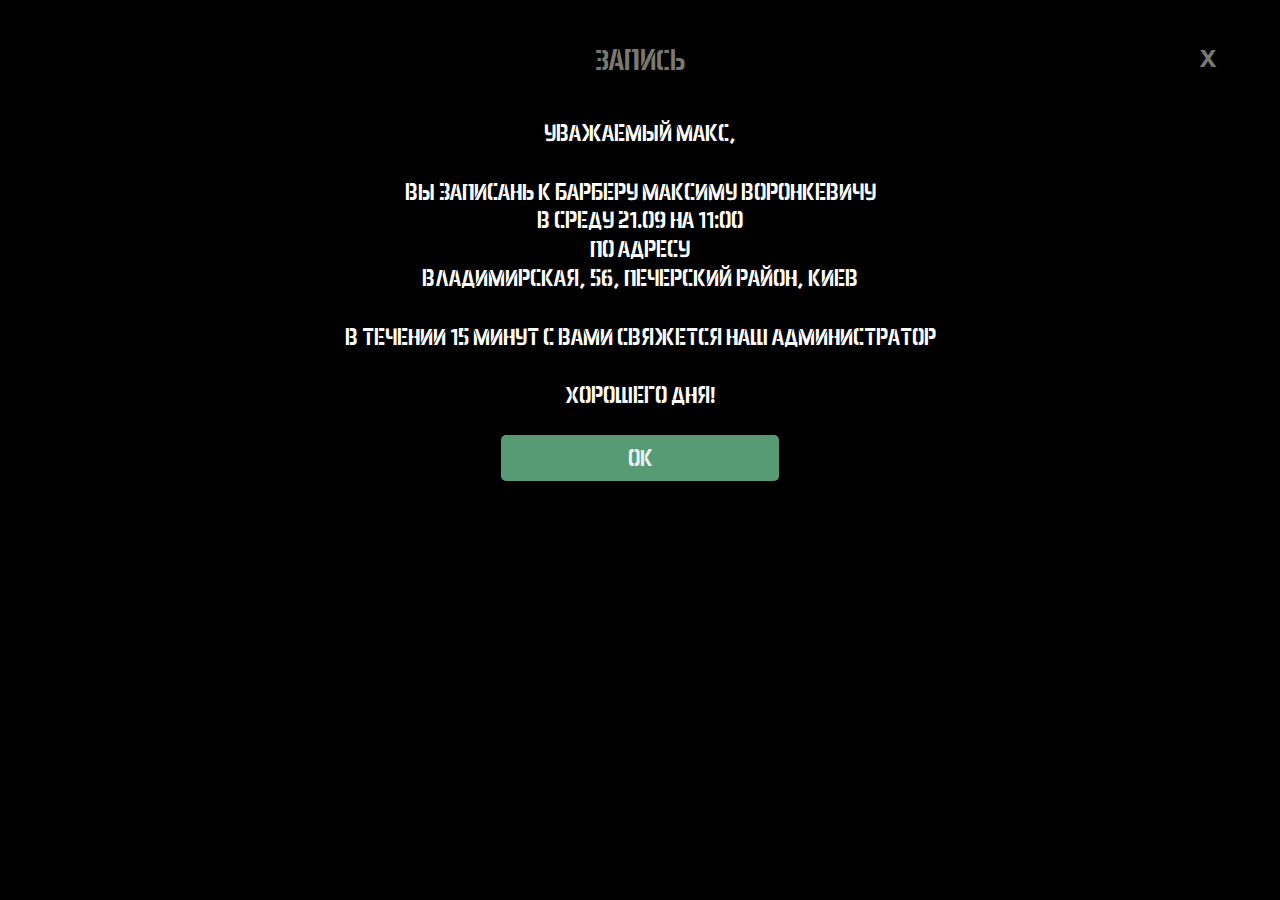
<file: modal.html>
<!DOCTYPE html>
<html lang="ru">

<head>
    <!-- meta tags -->
    <meta charset="utf-8">
    <meta http-equiv="X-UA-Compatible" content="IE=edge">
    <meta name="viewport" content="width=device-width, initial-scale=1">
    <meta name="description" content="">
    <meta name="keywords" content="">
    <meta name="classification" content="">
    <meta name="robots" content="noindex">
    <meta name="rating" content="GENERAL">
    <!-- ogp tags -->
    <meta property="og:title" content="Template">
    <meta property="og:type" content="site">
    <meta property="og:url" content="http://www.project.com">
    <meta property="og:image" content="http://http://www.project.com/ogp.jpg">
    <title>brbs</title>
    <!-- Favicon -->
    <link rel="shortcut icon" type="image/png" href="">
    <!-- Fonts -->
    <link rel="stylesheet" type="text/css" href="frontend/fonts/fonts.css">
    <!-- Font-awesome -->
    <link rel="stylesheet" type="text/css" href="frontend/plugins/font-awesome/css/font-awesome.min.css">
    <!-- jQuery -->
    <script type="text/javascript" src="frontend/plugins/jquery/jquery-3.1.0.min.js"></script>
    <!-- Bootstrap -->
    <link rel="stylesheet" type="text/css" href="frontend/plugins/bootstrap/css/bootstrap.min.css">
    <link rel="stylesheet" type="text/css" href="frontend/plugins/bootstrap/css/bootstrap-theme.min.css">
    <script type="text/javascript" src="frontend/plugins/bootstrap/js/bootstrap.min.js"></script>
    <!-- Vegas carousel -->
    <link rel="stylesheet" type="text/css" href="frontend/plugins/vegas/vegas.min.css">
    <script type="text/javascript" src="frontend/plugins/vegas/vegas.min.js"></script>
    <!-- Select2 -->
    <link rel="stylesheet" type="text/css" href="frontend/plugins/select2/css/select2.min.css">
    <script type="text/javascript" src="frontend/plugins/select2/js/select2.full.min.js"></script>
    <!-- Animate -->
    <link rel="stylesheet" type="text/css" href="frontend/plugins/animate/animate.css">
    <!-- Sliders -->
    <script type="text/javascript" src="frontend/js/sliders.js"></script>
    <!-- Scroll -->
    <script type="text/javascript" src="frontend/js/scrolling.js"></script>
    <script type="text/javascript" src="frontend/plugins/WOW/dist/wow.js"></script>
    <script type="text/javascript" src="frontend/plugins/jquery.easing.min.js"></script>
    <!-- Main scripts -->
    <script type="text/javascript" src="frontend/js/plugins.js"></script>
    <script type="text/javascript" src="frontend/js/scripts.js"></script>
    <!-- Styles -->
    <link rel="stylesheet" type="text/css" href="frontend/css/style.css">
    <link rel="stylesheet" type="text/css" href="frontend/css/portfolio.css">
    <link rel="stylesheet" type="text/css" href="frontend/css/style-media.css">
    <!-- Modernizr -->
    <script src="frontend/plugins/modernizr/modernizr.min.js"></script>
    <!--[if lt IE 9]>
    <script src="frontend/plugins/html5shiv/html5shiv.min.js"></script>
    <script src="frontend/plugins/respond/respond.min.js"></script>
    <![endif]-->
</head>

<body class="my_modal text-center">
    <div class="container-fluid">
        <div class="row">
            <div class="col-lg-12 text-uppercase">
                <h2 class="h_comph">записЫ</h2>
                <h2 class="h_small">уважаемьй макс,</h2>
                <h2 class="h_small">вь записаны к барберу максиму воронкевичу<br>в среду 21.09 на 11:00<br>по адресу <br>владимирская, 56, печерский район, киев</h2>
                <h2 class="h_small">в течении 15 минут с вами свяжется наш администратор</h2>
                <h2 class="h_small">хорошего дня!</h2> <a href="" class="green_button">ок</a> </div>
        </div>
    </div>
    <div class="close_modal">X</div>
</body>

</html>
</file>
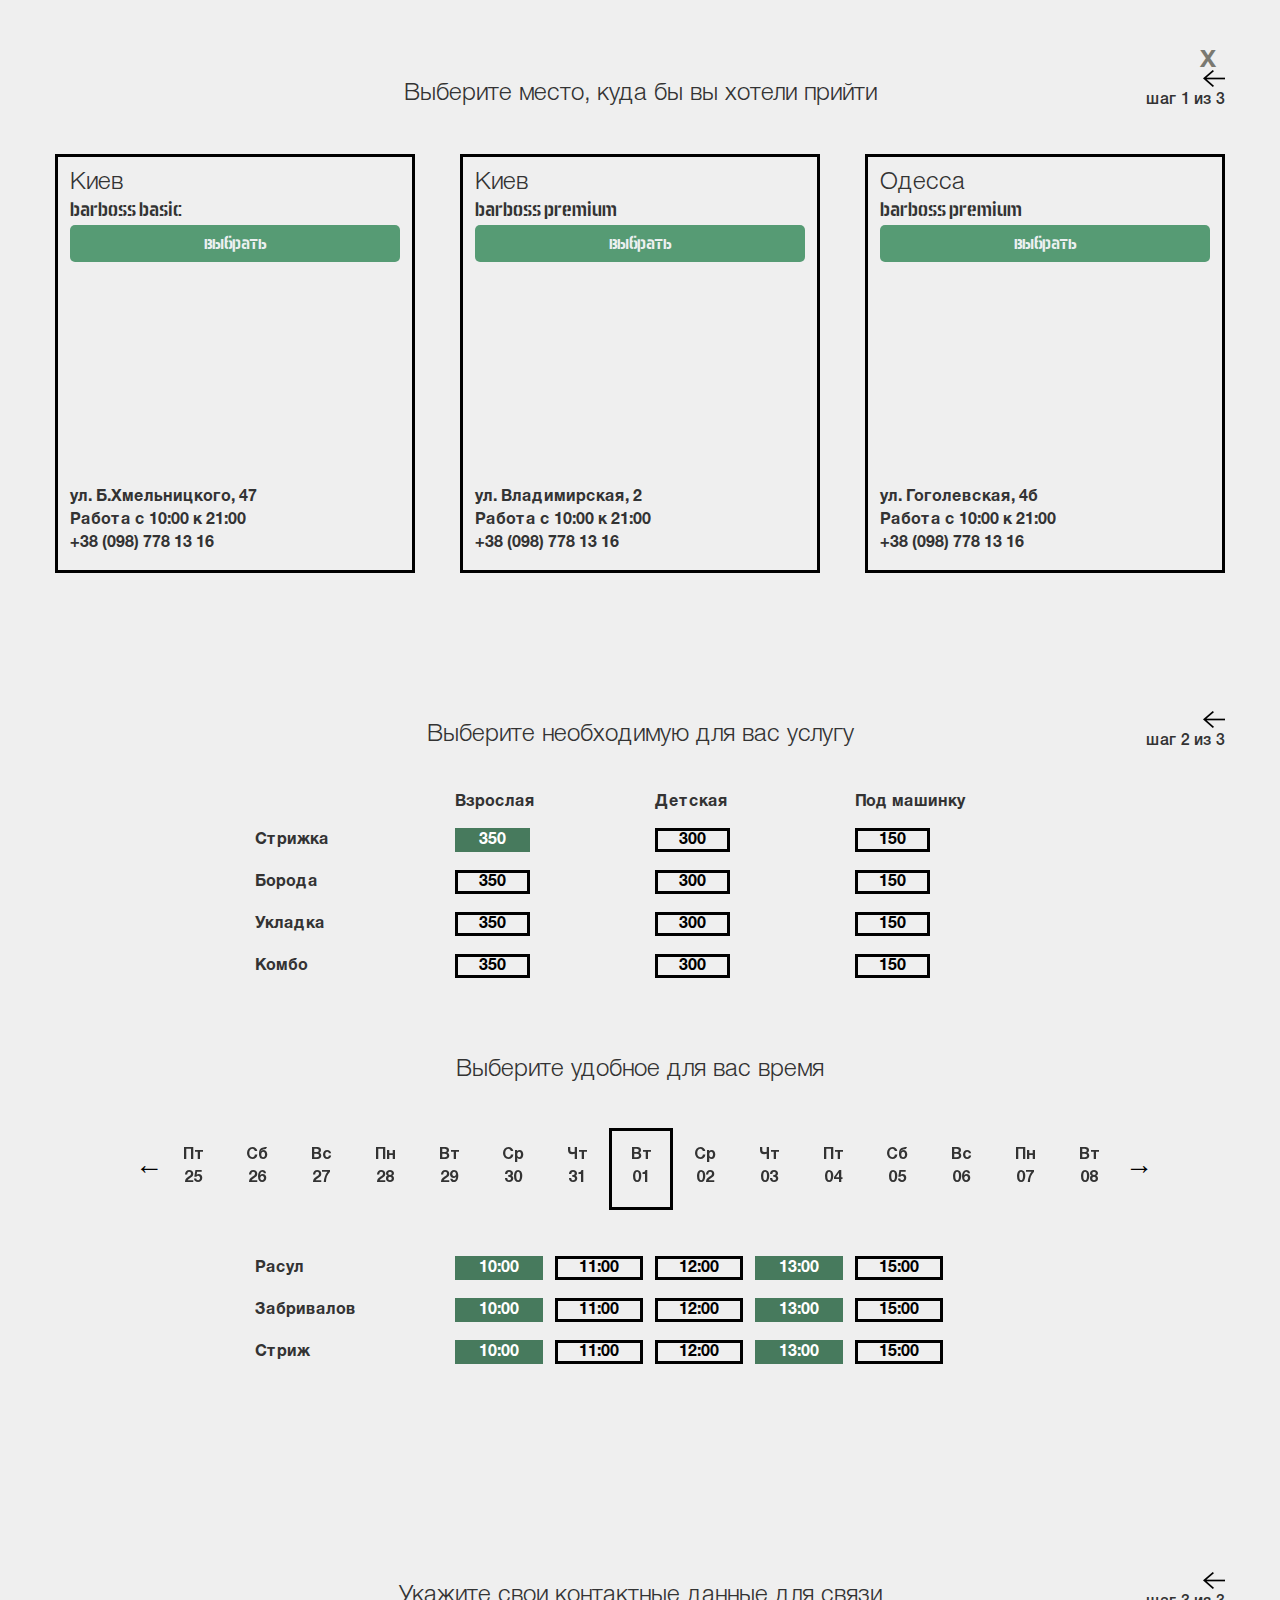
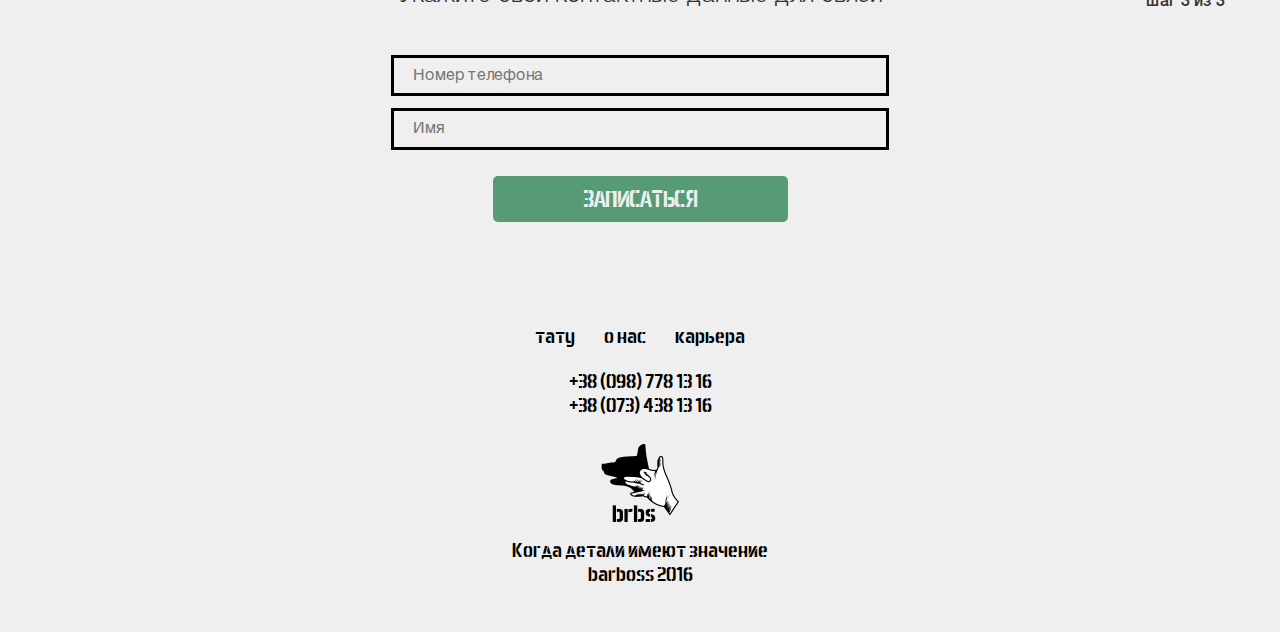
<file: sign.html>
<!DOCTYPE html>
<html lang="ru">

<head>
    <!-- meta tags -->
    <meta charset="utf-8">
    <meta http-equiv="X-UA-Compatible" content="IE=edge">
    <meta name="viewport" content="width=device-width, initial-scale=1">
    <meta name="description" content="">
    <meta name="keywords" content="">
    <meta name="classification" content="">
    <meta name="robots" content="noindex">
    <meta name="rating" content="GENERAL">
    <!-- ogp tags -->
    <meta property="og:title" content="Template">
    <meta property="og:type" content="site">
    <meta property="og:url" content="http://www.project.com">
    <meta property="og:image" content="http://http://www.project.com/ogp.jpg">
    <title>brbs</title>
    <!-- Favicon -->
    <link rel="shortcut icon" type="image/png" href="">
    <!-- Fonts -->
    <link rel="stylesheet" type="text/css" href="frontend/fonts/fonts.css">
    <!-- Font-awesome -->
    <link rel="stylesheet" type="text/css" href="frontend/plugins/font-awesome/css/font-awesome.min.css">
    <!-- jQuery -->
    <script type="text/javascript" src="frontend/plugins/jquery/jquery-3.1.0.min.js"></script>
    <script type="text/javascript" src="frontend/plugins/jquery/jquery-migrate-3.0.0.js"></script>
    <!-- Bootstrap -->
    <link rel="stylesheet" type="text/css" href="frontend/plugins/bootstrap/css/bootstrap.min.css">
    <link rel="stylesheet" type="text/css" href="frontend/plugins/bootstrap/css/bootstrap-theme.min.css">
    <script type="text/javascript" src="frontend/plugins/bootstrap/js/bootstrap.min.js"></script>
    <!-- Select2 -->
    <link rel="stylesheet" type="text/css" href="frontend/plugins/select2/css/select2.min.css">
    <script type="text/javascript" src="frontend/plugins/select2/js/select2.full.min.js"></script>
    <!-- Animate -->
    <link rel="stylesheet" type="text/css" href="frontend/plugins/animate/animate.css">
    <!-- Slick -->
    <link rel="stylesheet" type="text/css" href="frontend/plugins/slick/slick.css">
    <link rel="stylesheet" type="text/css" href="frontend/plugins/slick/slick-theme.css">
    <script type="text/javascript" src="frontend/plugins/slick/slick.min.js"></script>
    <!-- Sliders -->
    <script type="text/javascript" src="frontend/js/sliders.js"></script>
    <!-- Main scripts -->
    <script type="text/javascript" src="frontend/js/plugins.js"></script>
    <script type="text/javascript" src="frontend/js/scripts.js"></script>
    <script type="text/javascript" src="frontend/js/scrolling.js"></script>
    <!-- Styles -->
    <link rel="stylesheet" type="text/css" href="frontend/css/style.css">
    <link rel="stylesheet" type="text/css" href="frontend/css/portfolio.css">
    <link rel="stylesheet" type="text/css" href="frontend/css/sign.css">
    <link rel="stylesheet" type="text/css" href="frontend/css/style-media.css">
    <!-- Modernizr -->
    <script src="frontend/plugins/modernizr/modernizr.min.js"></script>
    <!--[if lt IE 9]>
    <script src="frontend/plugins/html5shiv/html5shiv.min.js"></script>
    <script src="frontend/plugins/respond/respond.min.js"></script>
    <![endif]-->
</head>

<script>
    $(document).ready(function () {
        $('.choise_date').slick({
            centerMode: true
            , centerPadding: '65px'
            , infinite: true
            , slidesToShow: 13
            , slidesToScroll: 13
            , responsive: [
                {
                    breakpoint: 1200
                    , settings: {
                    arrows: true
                    , centerMode: true
                    , centerPadding: '65px'
                    , slidesToShow: 11
                    , slidesToScroll: 11
                }
                }
                , {
                    breakpoint: 1024
                    , settings: {
                        arrows: true
                        , centerMode: true
                        , centerPadding: '65px'
                        , slidesToShow: 5
                        , slidesToScroll: 5
                    }
                }
                , {
                    breakpoint: 768
                    , settings: {
                        arrows: true
                        , centerMode: true
                        , centerPadding: '40px'
                        , slidesToShow: 3
                    }
                }
            ]
        });
    });
</script>

<body class="sign_sign" id="first">
    <section class="container map_section">
        <div class="row">
            <div class="col-lg-12">
                <h2>Выберите место, куда бы вы хотели прийти</h2>
                <div class="sign_step">
                    <a href="#first" class="step"><img src="frontend/img/arrow.png" alt=""></a>
                    <p>шаг 1 из 3</p>
                </div>
            </div>
        </div>
        <div class="row">
            <div class="col-sm-4 col-md-4 col-lg-4">
                <div class="choise_map map1">
                    <h2>Киев</h2>
                    <h3>barboss basic</h3>
                    <a href="" class="green_button">выбрать</a>
                    <iframe src="https://www.google.com/maps/embed?pb=!1m18!1m12!1m3!1d2540.14977029211!2d30.515477316074147!3d50.45693567947631!2m3!1f0!2f0!3f0!3m2!1i1024!2i768!4f13.1!3m3!1m2!1s0x40d4ce44a2a4fd05%3A0x38af07618f83a399!2z0LLRg9C70LjRhtGPINCS0L7Qu9C-0LTQuNC80LjRgNGB0YzQutCwLCAyLCDQmtC40ZfQsg!5e0!3m2!1suk!2sua!4v1474527918379" frameborder="0" style="border:0" allowfullscreen></iframe>
                    <p>ул. Б.Хмельницкого, 47
                        <br>Работа с 10:00 к 21:00
                        <br>+38 (098) 778 13 16</p>
                </div>
            </div>
            <div class="col-sm-4 col-md-4 col-lg-4">
                <div class="choise_map map2">
                    <h2>Киев</h2>
                    <h3>barboss premium</h3>
                    <a href="" class="green_button">выбрать</a>
                    <iframe src="https://www.google.com/maps/embed?pb=!1m18!1m12!1m3!1d2540.14977029211!2d30.515477316074147!3d50.45693567947631!2m3!1f0!2f0!3f0!3m2!1i1024!2i768!4f13.1!3m3!1m2!1s0x40d4ce44a2a4fd05%3A0x38af07618f83a399!2z0LLRg9C70LjRhtGPINCS0L7Qu9C-0LTQuNC80LjRgNGB0YzQutCwLCAyLCDQmtC40ZfQsg!5e0!3m2!1suk!2sua!4v1474527918379" frameborder="0" style="border:0" allowfullscreen></iframe>
                    <p>ул. Владимирская, 2
                        <br>Работа с 10:00 к 21:00
                        <br>+38 (098) 778 13 16</p>
                </div>
            </div>
            <div class="col-sm-4 col-md-4 col-lg-4">
                <div class="choise_map map3">
                    <h2>Одесса</h2>
                    <h3>barboss premium</h3>
                    <a href="" class="green_button">выбрать</a>
                    <iframe src="https://www.google.com/maps/embed?pb=!1m18!1m12!1m3!1d2540.14977029211!2d30.515477316074147!3d50.45693567947631!2m3!1f0!2f0!3f0!3m2!1i1024!2i768!4f13.1!3m3!1m2!1s0x40d4ce44a2a4fd05%3A0x38af07618f83a399!2z0LLRg9C70LjRhtGPINCS0L7Qu9C-0LTQuNC80LjRgNGB0YzQutCwLCAyLCDQmtC40ZfQsg!5e0!3m2!1suk!2sua!4v1474527918379" frameborder="0" style="border:0" allowfullscreen></iframe>
                    <p>ул. Гоголевская, 4б
                        <br>Работа с 10:00 к 21:00
                        <br>+38 (098) 778 13 16</p>
                </div>
            </div>
        </div>
    </section>
    <section class="container price_section" id="second">
        <div class="row">
            <div class="col-lg-12">
                <h2>Выберите необходимую для вас услугу</h2>
                <div class="sign_step">
                    <a href="#first" class="step"><img src="frontend/img/arrow.png" alt=""></a>
                    <p>шаг 2 из 3</p>
                </div>
            </div>
        </div>
        <div class="choise_price">
            <div class="row header_price">
                <div class="hidden-xs col-sm-4 col-md-4 col-lg-4">&nbsp;</div>
                <div class="col-xs-4 col-sm-2 col-md-2 col-lg-2">
                    <p>Взрослая</p>
                </div>
                <div class="col-xs-4 col-sm-2 col-md-2 col-lg-2">
                    <p>Детская</p>
                </div>
                <div class="col-xs-4 col-sm-2 col-md-2 col-lg-2">
                    <p>Под машинку</p>
                </div>
                <div class="hidden-xs col-sm-2 col-md-2 col-lg-2">&nbsp;</div>
            </div>
            <div class="row">
                <div class="hidden-xs col-sm-2 col-md-2 col-lg-2">&nbsp;</div>
                <div class="col-xs-12 col-sm-2 col-md-2 col-lg-2">
                    <p>Стрижка</p>
                </div>
                <div class="col-xs-4 col-sm-2 col-md-2 col-lg-2">
                    <p><a href="" class="active_choise">350</a></p>
                </div>
                <div class="col-xs-4 col-sm-2 col-md-2 col-lg-2">
                    <p><a href="">300</a></p>
                </div>
                <div class="col-xs-4 col-sm-2 col-md-2 col-lg-2">
                    <p><a href="">150</a></p>
                </div>
                <div class="hidden-xs col-sm-2 col-md-2 col-lg-2">&nbsp;</div>
            </div>
            <div class="row">
                <div class="hidden-xs col-sm-2 col-md-2 col-lg-2">&nbsp;</div>
                <div class="col-xs-12 col-sm-2 col-md-2 col-lg-2">
                    <p>Борода</p>
                </div>
                <div class="col-xs-4 col-sm-2 col-md-2 col-lg-2">
                    <p><a href="">350</a></p>
                </div>
                <div class="col-xs-4 col-sm-2 col-md-2 col-lg-2">
                    <p><a href="">300</a></p>
                </div>
                <div class="col-xs-4 col-sm-2 col-md-2 col-lg-2">
                    <p><a href="">150</a></p>
                </div>
                <div class="hidden-xs col-sm-2 col-md-2 col-lg-2">&nbsp;</div>
            </div>
            <div class="row">
                <div class="hidden-xs col-sm-2 col-md-2 col-lg-2">&nbsp;</div>
                <div class="col-xs-12 col-sm-2 col-md-2 col-lg-2">
                    <p>Укладка</p>
                </div>
                <div class="col-xs-4 col-sm-2 col-md-2 col-lg-2">
                    <p><a href="">350</a></p>
                </div>
                <div class="col-xs-4 col-sm-2 col-md-2 col-lg-2">
                    <p><a href="">300</a></p>
                </div>
                <div class="col-xs-4 col-sm-2 col-md-2 col-lg-2">
                    <p><a href="">150</a></p>
                </div>
                <div class="hidden-xs col-sm-2 col-md-2 col-lg-2">&nbsp;</div>
            </div>
            <div class="row">
                <div class="hidden-xs col-sm-2 col-md-2 col-lg-2">&nbsp;</div>
                <div class="col-xs-12 col-sm-2 col-md-2 col-lg-2">
                    <p>Комбо</p>
                </div>
                <div class="col-xs-4 col-sm-2 col-md-2 col-lg-2">
                    <p><a href="">350</a></p>
                </div>
                <div class="col-xs-4 col-sm-2 col-md-2 col-lg-2">
                    <p><a href="">300</a></p>
                </div>
                <div class="col-xs-4 col-sm-2 col-md-2 col-lg-2">
                    <p><a href="">150</a></p>
                </div>
                <div class="hidden-xs col-sm-2 col-md-2 col-lg-2">&nbsp;</div>
            </div>
        </div>
        <div class="row">
            <div class="col-lg-12">
                <h2>Выберите удобное для вас время</h2> </div>
        </div>
        <div class="row">
            <div class="col-lg-12">
                <div class="choise_date">
                    <div>
                        <p>Вт
                            <br>01</p>
                    </div>
                    <div>
                        <p>Ср
                            <br>02</p>
                    </div>
                    <div>
                        <p>Чт
                            <br>03</p>
                    </div>
                    <div>
                        <p>Пт
                            <br>04</p>
                    </div>
                    <div>
                        <p>Сб
                            <br>05</p>
                    </div>
                    <div>
                        <p>Вс
                            <br>06</p>
                    </div>
                    <div>
                        <p>Пн
                            <br>07</p>
                    </div>
                    <div>
                        <p>Вт
                            <br>08</p>
                    </div>
                    <div>
                        <p>Ср
                            <br>09</p>
                    </div>
                    <div>
                        <p>Чт
                            <br>10</p>
                    </div>
                    <div>
                        <p>Пт
                            <br>11</p>
                    </div>
                    <div>
                        <p>Сб
                            <br>12</p>
                    </div>
                    <div>
                        <p>Вс
                            <br>13</p>
                    </div>
                    <div>
                        <p>Пн
                            <br>14</p>
                    </div>
                    <div>
                        <p>Вт
                            <br>15</p>
                    </div>
                    <div>
                        <p>Ср
                            <br>16</p>
                    </div>
                    <div>
                        <p>Чт
                            <br>17</p>
                    </div>
                    <div>
                        <p>Пт
                            <br>18</p>
                    </div>
                    <div>
                        <p>Сб
                            <br>19</p>
                    </div>
                    <div>
                        <p>Вс
                            <br>20</p>
                    </div>
                    <div>
                        <p>Пн
                            <br>21</p>
                    </div>
                    <div>
                        <p>Вт
                            <br>22</p>
                    </div>
                    <div>
                        <p>Ср
                            <br>23</p>
                    </div>
                    <div>
                        <p>Чт
                            <br>24</p>
                    </div>
                    <div>
                        <p>Пт
                            <br>25</p>
                    </div>
                    <div>
                        <p>Сб
                            <br>26</p>
                    </div>
                    <div>
                        <p>Вс
                            <br>27</p>
                    </div>
                    <div>
                        <p>Пн
                            <br>28</p>
                    </div>
                    <div>
                        <p>Вт
                            <br>29</p>
                    </div>
                    <div>
                        <p>Ср
                            <br>30</p>
                    </div>
                    <div>
                        <p>Чт
                            <br>31</p>
                    </div>
                </div>
            </div>
        </div>
        <div class="choise_price choise_time">
            <div class="row">
                <div class="hidden-sm col-md-2 col-lg-2">&nbsp;</div>
                <div class="col-xs-12 col-sm-2 col-lg-2">
                    <p>Расул</p>
                </div>
                <div class="col-xs-4 col-sm-2 col-md-1 col-lg-1 text-center">
                    <p><a href="" class="active_choise">10:00</a></p>
                </div>
                <div class="col-xs-4 col-sm-2 col-md-1 col-lg-1 text-center">
                    <p><a href="">11:00</a></p>
                </div>
                <div class="col-xs-4 col-sm-2 col-md-1 col-lg-1 text-center">
                    <p><a href="">12:00</a></p>
                </div>
                <div class="col-xs-4 col-sm-2 col-md-1 col-lg-1 text-center">
                    <p><a href="" class="active_choise">13:00</a></p>
                </div>
                <div class="col-xs-4 col-sm-2 col-md-1 col-lg-1 text-center">
                    <p><a href="">15:00</a></p>
                </div>
                <div class="hidden-xs hidden-sm col-md-3 col-lg-3">&nbsp;</div>
            </div>
            <div class="row">
                <div class="hidden-sm col-md-2 col-lg-2">&nbsp;</div>
                <div class="col-xs-12 col-sm-2 col-md-2 col-lg-2">
                    <p>Забривалов</p>
                </div>
                <div class="col-xs-4 col-sm-2 col-md-1 col-lg-1 text-center">
                    <p><a href="" class="active_choise">10:00</a></p>
                </div>
                <div class="col-xs-4 col-sm-2 col-md-1 col-lg-1 text-center">
                    <p><a href="">11:00</a></p>
                </div>
                <div class="col-xs-4 col-sm-2 col-md-1 col-lg-1 text-center">
                    <p><a href="">12:00</a></p>
                </div>
                <div class="col-xs-4 col-sm-2 col-md-1 col-lg-1 text-center">
                    <p><a href="" class="active_choise">13:00</a></p>
                </div>
                <div class="col-xs-4 col-sm-2 col-md-1 col-lg-1 text-center">
                    <p><a href="">15:00</a></p>
                </div>
                <div class="hidden-xs hidden-sm col-md-3 col-lg-3">&nbsp;</div>
            </div>
            <div class="row">
                <div class="hidden-sm col-md-2 col-lg-2">&nbsp;</div>
                <div class="col-xs-12 col-sm-2 col-md-2 col-lg-2">
                    <p>Стриж</p>
                </div>
                <div class="col-xs-4 col-sm-2 col-md-1 col-lg-1 text-center">
                    <p><a href="" class="active_choise">10:00</a></p>
                </div>
                <div class="col-xs-4 col-sm-2 col-md-1 col-lg-1 text-center">
                    <p><a href="">11:00</a></p>
                </div>
                <div class="col-xs-4 col-sm-2 col-md-1 col-lg-1 text-center">
                    <p><a href="">12:00</a></p>
                </div>
                <div class="col-xs-4 col-sm-2 col-md-1 col-lg-1 text-center">
                    <p><a href="" class="active_choise">13:00</a></p>
                </div>
                <div class="col-xs-4 col-sm-2 col-md-1 col-lg-1 text-center">
                    <p><a href="">15:00</a></p>
                </div>
                <div class="hidden-xs hidden-sm col-md-3 col-lg-3">&nbsp;</div>
            </div>
        </div>
    </section>
    <section class="container contatcs_step text-center">
        <div class="row">
            <div class="col-lg-12">
                <h2>Укажите свои контактные данные для связи</h2>
                <div class="sign_step">
                    <a href="#second" class="step"><img src="frontend/img/arrow.png" alt=""></a>
                    <p>шаг 3 из 3</p>
                </div>
            </div>
        </div>
        <div class="row">
            <div class="col-lg-12">
                <form action="">
                    <input type="tel" placeholder="Номер телефона">
                    <br>
                    <input type="text" placeholder="Имя">
                    <br>
                    <button class="green_button">ЗАПИСАТЫСЯ</button>
                </form>
            </div>
        </div>
    </section>
    <footer>
        <div class="container">
            <div class="col-lg-12">
                <ul class="footer_ul">
                    <li><a href="404.html">тату</a></li>
                    <li><a href="404.html">о нас</a></li>
                    <li><a href="404.html">карьера</a></li>
                </ul>
                <p> <a href="tel:+380987781316">+38 (098) 778 13 16</a>
                    <br> <a href="tel:+380734381316">+38 (073) 438 13 16</a></p>
                <p class="img_fp"><img src="frontend/img/logo2.png" alt=""></p>
                <p>Когда детали имеют значение
                    <br>barboss 2016</p>
            </div>
        </div>
    </footer>
    <div class="close_modal">X</div>
</body>

</html>
</file>
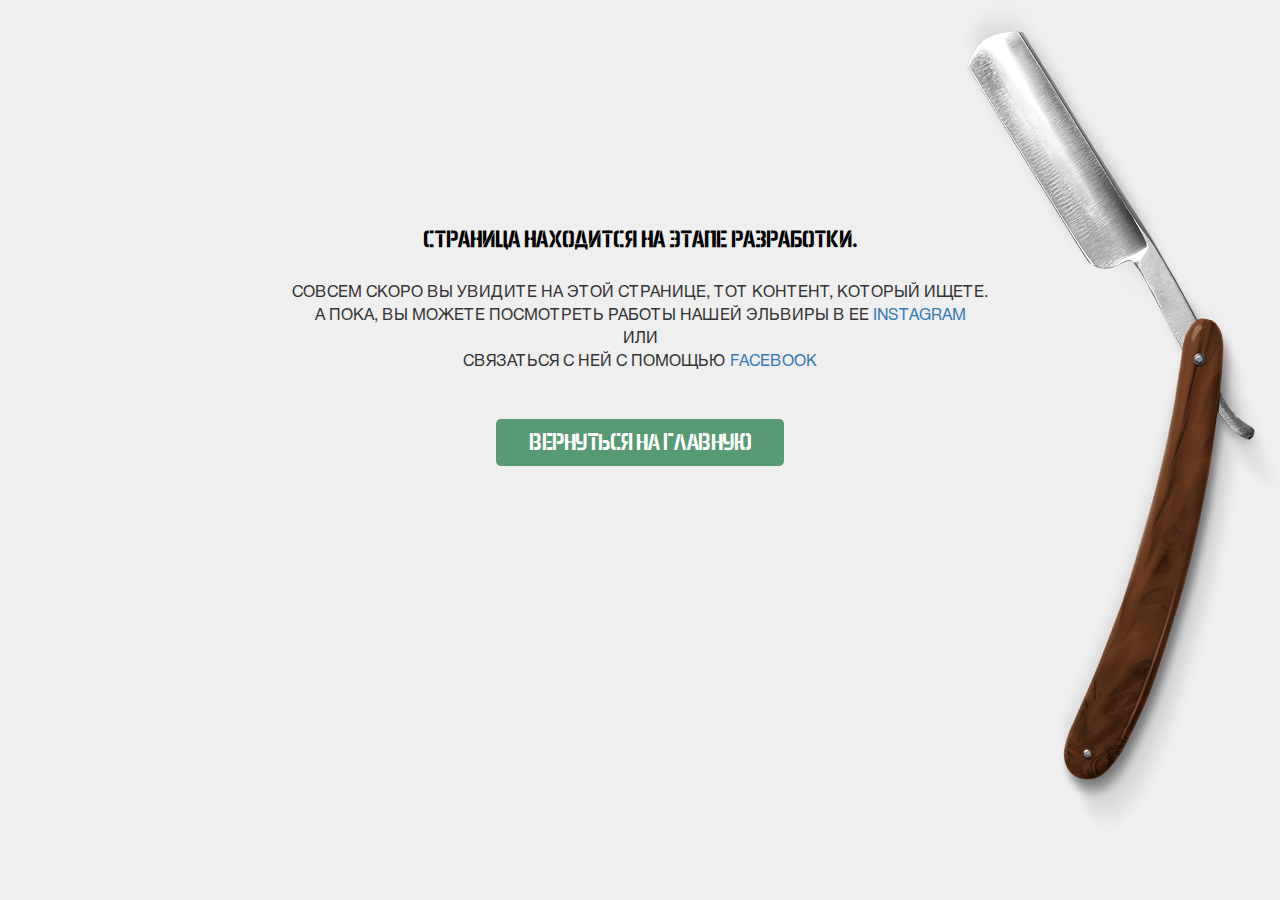
<file: tatu.html>
<!DOCTYPE html>
<html lang="ru">

<head>
    <!-- meta tags -->
    <meta charset="utf-8">
    <meta http-equiv="X-UA-Compatible" content="IE=edge">
    <meta name="viewport" content="width=device-width, initial-scale=1">
    <meta name="description" content="">
    <meta name="keywords" content="">
    <meta name="classification" content="">
    <meta name="robots" content="noindex">
    <meta name="rating" content="GENERAL">
    <!-- ogp tags -->
    <meta property="og:title" content="Template">
    <meta property="og:type" content="site">
    <meta property="og:url" content="http://www.project.com">
    <meta property="og:image" content="http://http://www.project.com/ogp.jpg">
    <title>brbs</title>
    <!-- Favicon -->
    <link rel="shortcut icon" type="image/png" href="">
    <!-- Fonts -->
    <link rel="stylesheet" type="text/css" href="frontend/fonts/fonts.css">
    <!-- Font-awesome -->
    <link rel="stylesheet" type="text/css" href="frontend/plugins/font-awesome/css/font-awesome.min.css">
    <!-- jQuery -->
    <script type="text/javascript" src="frontend/plugins/jquery/jquery-3.1.0.min.js"></script>
    <!-- Bootstrap -->
    <link rel="stylesheet" type="text/css" href="frontend/plugins/bootstrap/css/bootstrap.min.css">
    <link rel="stylesheet" type="text/css" href="frontend/plugins/bootstrap/css/bootstrap-theme.min.css">
    <script type="text/javascript" src="frontend/plugins/bootstrap/js/bootstrap.min.js"></script>
    <!-- Vegas carousel -->
    <link rel="stylesheet" type="text/css" href="frontend/plugins/vegas/vegas.min.css">
    <script type="text/javascript" src="frontend/plugins/vegas/vegas.min.js"></script>
    <!-- Select2 -->
    <link rel="stylesheet" type="text/css" href="frontend/plugins/select2/css/select2.min.css">
    <script type="text/javascript" src="frontend/plugins/select2/js/select2.full.min.js"></script>
    <!-- Animate -->
    <link rel="stylesheet" type="text/css" href="frontend/plugins/animate/animate.css">
    <!-- Sliders -->
    <script type="text/javascript" src="frontend/js/sliders.js"></script>
    <!-- Scroll -->
    <script type="text/javascript" src="frontend/js/scrolling.js"></script>
    <!-- Main scripts -->
    <script type="text/javascript" src="frontend/js/plugins.js"></script>
    <script type="text/javascript" src="frontend/js/scripts.js"></script>
    <!-- Styles -->
    <link rel="stylesheet" type="text/css" href="frontend/css/style.css">
    <link rel="stylesheet" type="text/css" href="frontend/css/style-media.css">
    <!-- Modernizr -->
    <script src="frontend/plugins/modernizr/modernizr.min.js"></script>
    <!--[if lt IE 9]>
    <script src="frontend/plugins/html5shiv/html5shiv.min.js"></script>
    <script src="frontend/plugins/respond/respond.min.js"></script>
    <![endif]-->
</head>

<body>
<link rel="stylesheet" type="text/css" href="frontend/css/404.css">
<section class="container page-404 text-uppercase text-center">
    <div class="row">
        <div class="col-lg-12">
            <h2>
                Страница находится на этапе разработки.
            </h2>
            <p>
                Совсем скоро вы увидите на этой странице, тот контент, который ищете. <br>
                А пока, Вы можете посмотреть работы нашей Эльвиры в ее <a target="_blank" href=" https://www.instagram.com/elvira_savchuk/ ">instagram</a>
                <br>
                или <br>
                связаться с ней с помощью <a target="_blank" href="https://www.facebook.com/elvira.savchuk.7">facebook</a>
            </p>
        </div>
        <div class="col-lg-12 text-center "> <a href="/" class="green_button green_button_lg">ВЕРНУТЫСЯ НА ГЛАВНУЮ</a> </div>
    </div>
</section>
</body>

</html>
</file>
<file: frontend/fonts/fonts.css>
/* This stylesheet generated by Transfonter (http://transfonter.org) on August 16, 2016 7:48 AM */

/* Aero Matics */
@font-face {
	font-family: 'Aero Matics';
	src: url('Aero_Matics/AeroMaticsBoldItalic.eot');
	src: url('Aero_Matics/AeroMaticsBoldItalic.eot?#iefix') format('embedded-opentype'),
		url('Aero_Matics/AeroMaticsBoldItalic.woff') format('woff'),
		url('Aero_Matics/AeroMaticsBoldItalic.ttf') format('truetype');
	font-weight: bold;
	font-style: italic;
}

@font-face {
	font-family: 'Aero Matics Display';
	src: url('Aero_Matics/AeroMaticsDisplayItalic.eot');
	src: url('Aero_Matics/AeroMaticsDisplayItalic.eot?#iefix') format('embedded-opentype'),
		url('Aero_Matics/AeroMaticsDisplayItalic.woff') format('woff'),
		url('Aero_Matics/AeroMaticsDisplayItalic.ttf') format('truetype');
	font-weight: normal;
	font-style: italic;
}

@font-face {
	font-family: 'Aero Matics';
	src: url('Aero_Matics/AeroMaticsBold.eot');
	src: url('Aero_Matics/AeroMaticsBold.eot?#iefix') format('embedded-opentype'),
		url('Aero_Matics/AeroMaticsBold.woff') format('woff'),
		url('Aero_Matics/AeroMaticsBold.ttf') format('truetype');
	font-weight: bold;
	font-style: normal;
} 

/* Aero Matics Stencil */

@font-face {
	font-family: 'Aero Matics Stencil';
	src: url('Aero_Matics_Stencil/AeroMaticsStencilRegular.eot');
	src: url('Aero_Matics_Stencil/AeroMaticsStencilRegular.eot?#iefix') format('embedded-opentype'),
		url('Aero_Matics_Stencil/AeroMaticsStencilRegular.woff') format('woff'),
		url('Aero_Matics_Stencil/AeroMaticsStencilRegular.ttf') format('truetype');
	font-weight: normal;
	font-style: normal;
}

@font-face {
	font-family: 'Aero Matics Stencil';
	src: url('Aero_Matics_Stencil/AeroMaticsStencilItalic.eot');
	src: url('Aero_Matics_Stencil/AeroMaticsStencilItalic.eot?#iefix') format('embedded-opentype'),
		url('Aero_Matics_Stencil/AeroMaticsStencilItalic.woff') format('woff'),
		url('Aero_Matics_Stencil/AeroMaticsStencilItalic.ttf') format('truetype');
	font-weight: normal;
	font-style: italic;
}

@font-face {
	font-family: 'Aero Matics Stencil';
	src: url('Aero_Matics_Stencil/AeroMaticsStencilBold.eot');
	src: url('Aero_Matics_Stencil/AeroMaticsStencilBold.eot?#iefix') format('embedded-opentype'),
		url('Aero_Matics_Stencil/AeroMaticsStencilBold.woff') format('woff'),
		url('Aero_Matics_Stencil/AeroMaticsStencilBold.ttf') format('truetype');
	font-weight: bold;
	font-style: normal;
}

@font-face {
	font-family: 'Aero Matics Stencil';
	src: url('Aero_Matics_Stencil/AeroMaticsStencilBoldItalic.eot');
	src: url('Aero_Matics_Stencil/AeroMaticsStencilBoldItalic.eot?#iefix') format('embedded-opentype'),
		url('Aero_Matics_Stencil/AeroMaticsStencilBoldItalic.woff') format('woff'),
		url('Aero_Matics_Stencil/AeroMaticsStencilBoldItalic.ttf') format('truetype');
	font-weight: bold;
	font-style: italic;
}

/* Helvetica */

@font-face {
	font-family: 'HelveticaNeueCyr';
	src: url('HelveticaNeueCyr/HelveticaNeueCyr-Light.eot');
	src: url('HelveticaNeueCyr/HelveticaNeueCyr-Light.eot?#iefix') format('embedded-opentype'),
		url('HelveticaNeueCyr/HelveticaNeueCyr-Light.woff') format('woff'),
		url('HelveticaNeueCyr/HelveticaNeueCyr-Light.ttf') format('truetype');
	font-weight: 300;
	font-style: normal;
}

@font-face {
	font-family: 'HelveticaNeueCyr';
	src: url('HelveticaNeueCyr/HelveticaNeueCyr-UltraLightItalic.eot');
	src: url('HelveticaNeueCyr/HelveticaNeueCyr-UltraLightItalic.eot?#iefix') format('embedded-opentype'),
		url('HelveticaNeueCyr/HelveticaNeueCyr-UltraLightItalic.woff') format('woff'),
		url('HelveticaNeueCyr/HelveticaNeueCyr-UltraLightItalic.ttf') format('truetype');
	font-weight: 200;
	font-style: italic;
}

@font-face {
	font-family: 'HelveticaNeueCyr';
	src: url('HelveticaNeueCyr/HelveticaNeueCyr-Italic.eot');
	src: url('HelveticaNeueCyr/HelveticaNeueCyr-Italic.eot?#iefix') format('embedded-opentype'),
		url('HelveticaNeueCyr/HelveticaNeueCyr-Italic.woff') format('woff'),
		url('HelveticaNeueCyr/HelveticaNeueCyr-Italic.ttf') format('truetype');
	font-weight: 500;
	font-style: italic;
}

@font-face {
	font-family: 'HelveticaNeueCyr';
	src: url('HelveticaNeueCyr/HelveticaNeueCyr-BlackItalic.eot');
	src: url('HelveticaNeueCyr/HelveticaNeueCyr-BlackItalic.eot?#iefix') format('embedded-opentype'),
		url('HelveticaNeueCyr/HelveticaNeueCyr-BlackItalic.woff') format('woff'),
		url('HelveticaNeueCyr/HelveticaNeueCyr-BlackItalic.ttf') format('truetype');
	font-weight: 900;
	font-style: italic;
}

@font-face {
	font-family: 'HelveticaNeueCyr';
	src: url('HelveticaNeueCyr/HelveticaNeueCyr-BoldItalic.eot');
	src: url('HelveticaNeueCyr/HelveticaNeueCyr-BoldItalic.eot?#iefix') format('embedded-opentype'),
		url('HelveticaNeueCyr/HelveticaNeueCyr-BoldItalic.woff') format('woff'),
		url('HelveticaNeueCyr/HelveticaNeueCyr-BoldItalic.ttf') format('truetype');
	font-weight: bold;
	font-style: italic;
}

@font-face {
	font-family: 'HelveticaNeueCyr';
	src: url('HelveticaNeueCyr/HelveticaNeueCyr-LightItalic.eot');
	src: url('HelveticaNeueCyr/HelveticaNeueCyr-LightItalic.eot?#iefix') format('embedded-opentype'),
		url('HelveticaNeueCyr/HelveticaNeueCyr-LightItalic.woff') format('woff'),
		url('HelveticaNeueCyr/HelveticaNeueCyr-LightItalic.ttf') format('truetype');
	font-weight: 300;
	font-style: italic;
}

@font-face {
	font-family: 'HelveticaNeueCyr';
	src: url('HelveticaNeueCyr/HelveticaNeueCyr-ThinItalic.eot');
	src: url('HelveticaNeueCyr/HelveticaNeueCyr-ThinItalic.eot?#iefix') format('embedded-opentype'),
		url('HelveticaNeueCyr/HelveticaNeueCyr-ThinItalic.woff') format('woff'),
		url('HelveticaNeueCyr/HelveticaNeueCyr-ThinItalic.ttf') format('truetype');
	font-weight: 100;
	font-style: italic;
}

@font-face {
	font-family: 'HelveticaNeueCyr';
	src: url('HelveticaNeueCyr/HelveticaNeueCyr-MediumItalic.eot');
	src: url('HelveticaNeueCyr/HelveticaNeueCyr-MediumItalic.eot?#iefix') format('embedded-opentype'),
		url('HelveticaNeueCyr/HelveticaNeueCyr-MediumItalic.woff') format('woff'),
		url('HelveticaNeueCyr/HelveticaNeueCyr-MediumItalic.ttf') format('truetype');
	font-weight: 500;
	font-style: italic;
}

@font-face {
	font-family: 'HelveticaNeueCyr';
	src: url('HelveticaNeueCyr/HelveticaNeueCyr-UltraLight.eot');
	src: url('HelveticaNeueCyr/HelveticaNeueCyr-UltraLight.eot?#iefix') format('embedded-opentype'),
		url('HelveticaNeueCyr/HelveticaNeueCyr-UltraLight.woff') format('woff'),
		url('HelveticaNeueCyr/HelveticaNeueCyr-UltraLight.ttf') format('truetype');
	font-weight: 200;
	font-style: normal;
}

@font-face {
	font-family: 'HelveticaNeueCyr';
	src: url('HelveticaNeueCyr/HelveticaNeueCyr-Medium.eot');
	src: url('HelveticaNeueCyr/HelveticaNeueCyr-Medium.eot?#iefix') format('embedded-opentype'),
		url('HelveticaNeueCyr/HelveticaNeueCyr-Medium.woff') format('woff'),
		url('HelveticaNeueCyr/HelveticaNeueCyr-Medium.ttf') format('truetype');
	font-weight: 500;
	font-style: normal;
}

@font-face {
	font-family: 'HelveticaNeueCyr';
	src: url('HelveticaNeueCyr/HelveticaNeueCyr-Black.eot');
	src: url('HelveticaNeueCyr/HelveticaNeueCyr-Black.eot?#iefix') format('embedded-opentype'),
		url('HelveticaNeueCyr/HelveticaNeueCyr-Black.woff') format('woff'),
		url('HelveticaNeueCyr/HelveticaNeueCyr-Black.ttf') format('truetype');
	font-weight: 900;
	font-style: normal;
}

@font-face {
	font-family: 'HelveticaNeueCyr';
	src: url('HelveticaNeueCyr/HelveticaNeueCyr-HeavyItalic.eot');
	src: url('HelveticaNeueCyr/HelveticaNeueCyr-HeavyItalic.eot?#iefix') format('embedded-opentype'),
		url('HelveticaNeueCyr/HelveticaNeueCyr-HeavyItalic.woff') format('woff'),
		url('HelveticaNeueCyr/HelveticaNeueCyr-HeavyItalic.ttf') format('truetype');
	font-weight: 900;
	font-style: italic;
}

@font-face {
	font-family: 'HelveticaNeueCyr';
	src: url('HelveticaNeueCyr/HelveticaNeueCyr-Roman.eot');
	src: url('HelveticaNeueCyr/HelveticaNeueCyr-Roman.eot?#iefix') format('embedded-opentype'),
		url('HelveticaNeueCyr/HelveticaNeueCyr-Roman.woff') format('woff'),
		url('HelveticaNeueCyr/HelveticaNeueCyr-Roman.ttf') format('truetype');
	font-weight: normal;
	font-style: normal;
}

@font-face {
	font-family: 'HelveticaNeueCyr';
	src: url('HelveticaNeueCyr/HelveticaNeueCyr-Thin.eot');
	src: url('HelveticaNeueCyr/HelveticaNeueCyr-Thin.eot?#iefix') format('embedded-opentype'),
		url('HelveticaNeueCyr/HelveticaNeueCyr-Thin.woff') format('woff'),
		url('HelveticaNeueCyr/HelveticaNeueCyr-Thin.ttf') format('truetype');
	font-weight: 100;
	font-style: normal;
}

@font-face {
	font-family: 'HelveticaNeueCyr';
	src: url('HelveticaNeueCyr/HelveticaNeueCyr-Heavy.eot');
	src: url('HelveticaNeueCyr/HelveticaNeueCyr-Heavy.eot?#iefix') format('embedded-opentype'),
		url('HelveticaNeueCyr/HelveticaNeueCyr-Heavy.woff') format('woff'),
		url('HelveticaNeueCyr/HelveticaNeueCyr-Heavy.ttf') format('truetype');
	font-weight: 900;
	font-style: normal;
}

@font-face {
	font-family: 'HelveticaNeueCyr';
	src: url('HelveticaNeueCyr/HelveticaNeueCyr-Bold.eot');
	src: url('HelveticaNeueCyr/HelveticaNeueCyr-Bold.eot?#iefix') format('embedded-opentype'),
		url('HelveticaNeueCyr/HelveticaNeueCyr-Bold.woff') format('woff'),
		url('HelveticaNeueCyr/HelveticaNeueCyr-Bold.ttf') format('truetype');
	font-weight: bold;
	font-style: normal;
} 



/* Lobster */
@font-face {
	font-family: 'Lobster';
	src: url('Lobster/Lobster-Regular.eot');
	src: url('Lobster/Lobster-Regular.eot?#iefix') format('embedded-opentype'),
		 url('Lobster/Lobster-Regular.woff') format('woff'),
		 url('Lobster/Lobster-Regular.ttf') format('truetype');
	font-weight: normal;
	font-style: normal;
}
</file>
<file: frontend/css/style.css>
body {
    margin: 0;
    padding: 0;
    padding-top: 84px;
    overflow-y: scroll;
    font-size: 16px;
    font-family: 'HelveticaNeueCyr', sans-serif;
    background: #efefef;
}

p {}

h1 {
    font-family: 'Lobster';
    text-align: center;
    color: #fff;
    font-size: 2.250em;
}

h2 {
    font-family: 'Aero Matics Stencil';
    text-align: center;
    margin-top: 38px;
    margin-bottom: 17px;
}

h3 {
    font-family: 'Aero Matics Stencil';
    font-size: 1.250em;
    margin-top: 4px;
    margin-bottom: 4px;
}

h4 {
    margin-top: 0;
    font-size: 1em;
    font-weight: 700;
    margin-bottom: 21px;
}

h5 {}

h6 {}

input[type='text'],
input[type='email'] {}

textarea {}

select {}

button {}

a {}

a:hover,
a:focus {}

a,
.transition,
.social_links li,
.green_button {
    -webkit-transition: all 0.4s ease;
    -moz-transition: all 0.4s ease;
    -o-transition: all 0.4s ease;
    transition: all 0.4s ease;
}


/* select */

.select2 {
    background: transparent;
    font-size: 1.125em;
}

.select2-container--default .select2-selection--single {
    background: transparent;
    border: none;
    width: 70px;
}

.select2-container .select2-selection--single {
    height: 19px;
}

.select2-container--default .select2-selection--single:focus {
    outline: none;
}

.select2-container--default .select2-selection--single .select2-selection__arrow {
    height: 15px;
}

.select2-container--default .select2-selection--single .select2-selection__arrow b {
    border-color: #fff transparent transparent transparent;
}

.select2-container--default .select2-selection--single .select2-selection__rendered {
    font-size: .825em;
    color: #fff;
    line-height: 19px;
}

.select2-dropdown {
    border: none;
    font-family: 'Aero Matics Stencil';
    font-weight: normal;
    font-size: 1.25em;
    color: #fff;
    background: #000;
}

.select2-container--default .select2-results__option[aria-selected=true],
.select2-container--default .select2-results__option--highlighted[aria-selected] {
    background: transparent;
    color: #427658;
}


/* button */

.green_button {
    background: #569b74;
    border-radius: 5px;
    padding: 8px 37px;
    font-size: 1.125em;
    letter-spacing: -0.5px;
    font-family: 'Aero Matics Stencil';
    color: #ecf0f1;
    display: inline-block;
    cursor: pointer;
}

.green_button_lg {
    background: #569b74;
    border-radius: 5px;
    padding: 8px 37px;
    font-size: 24px;
    letter-spacing: -0.5px;
    font-family: 'Aero Matics Stencil';
    color: #fff;
    display: inline-block;
    margin-top: 60px;
}

.text-uppercase {
    text-transform: uppercase;
}

.text-green {
    color: #427658;
}

.green_button:hover,
.green_button:focus,
.navbar-default .navbar-nav>li>a.green_button:hover,
.navbar-default .navbar-nav>li>a.green_button:focus {
    background: #ecf0f1;
    color: #427658;
    text-decoration: none;
}


/* navigation */

.navbar {
    margin-bottom: 0;
}

.navbar-default {
    background: #000;
    border-radius: 0;
    border: none;
    -webkit-box-shadow: 0px 3px 0px 0px rgba(66, 118, 88, 0.9);
    -moz-box-shadow: 0px 3px 0px 0px rgba(66, 118, 88, 0.9);
    box-shadow: 0px 3px 0px 0px rgba(66, 118, 88, 0.9);
}

.navbar-default .navbar-nav>li>a {
    font-family: 'Aero Matics Stencil';
    font-weight: normal;
    font-size: 1.25em;
    color: #fff;
    padding: 32px 15px;
}

.navbar-default .navbar-nav>li>a:focus,
.navbar-default .navbar-nav>li>a:hover {
    color: #427658;
}

.navbar-default .navbar-nav>li>a.li_separator {
    padding-left: 30px;
    padding-right: 0;
    font-size: 1em;
    font-weight: bold;
}

.navbar-default .navbar-nav>li>a.lang_select {
    padding-left: 9px;
    padding-right: 13px;
}

.navbar-default .navbar-nav>li>a.green_button {
    padding: 8px 37px;
    margin: 24px 15px 24px 13px;
}

.navbar-brand {
    padding: 9px 17px 5px 10px;
}

.navbar-default .navbar-nav>.active>a,
.navbar-default .navbar-nav>.open>a {
    background: transparent;
    color: #569b74;
}

.navbar-default .navbar-nav>.active>a,
.navbar-default .navbar-nav>.open>a:active {
    background: transparent;
    color: #569b74;
}


/*.navbar-default .navbar-nav>.active>a, .navbar-default .navbar-nav>.open>a:focus{*/


/*background: transparent;*/


/*color: #569b74;*/


/*}*/

.navbar-default .navbar-nav>.active>a,
.navbar-default .navbar-nav>.active>a:focus,
.navbar-default .navbar-nav>.active>a:hover {
    background: transparent;
    color: #569b74;
}

.navbar-default .navbar-toggle:focus,
.navbar-default .navbar-toggle:hover {
    background: #ecf0f1;
}

.navbar-default .navbar-toggle:hover .icon-bar,
.navbar-default .navbar-toggle:focus .icon-bar {
    background: #000;
}


/* jumbo */

#jumbo h1 {
    padding-top: 219px;
    padding-bottom: 283px;
    line-height: 1.2;
}

.jumbo_section {
    padding: 0;
}

.carousel-inner {
    height: 661px;
}


/* slider */

#carousel-example-generic img {
    width: 100%;
}


/* prices */

.border_separator {
    padding-right: 3px;
}

.separator {
    margin-left: 19px;
    font-size: .7em;
    font-weight: 900;
}

.additional_margin {
    margin-left: 5px;
}

.content_adress {
    padding-top: 42px;
}

.barboss_left {
    font-family: 'HelveticaNeueCyr', sans-serif;
    padding-right: 0;
}

.barboss_left p {
    font-size: .997em;
    font-weight: 100;
    margin-bottom: 18px;
    line-height: 1.2;
    color: #7a7971;
}

.barboss_right {
    padding-left: 40px;
    padding-bottom: 30px;
}

.noun_img {
    text-align: center;
    margin-top: 73px;
}


/* table */

.wrapper_table {
    padding-left: 30px;
    padding-right: 30px;
}

.wrapper_table p {
    padding-left: 3px;
    padding-top: 8px;
    padding-bottom: 8px;
    margin: 0;
    font-family: 'HelveticaNeueCyr', sans-serif;
    color: #7a7971;
}

p.table_first_col {
    padding-left: 15px;
}

p.table_header {
    font-weight: 700;
    color: #000;
}

.table_last_col {
    padding-left: 0;
}

.table_last_col p {
    padding-left: 0;
}

.table_row,
.last_row {
    border-top: 1px solid #d9d9d9;
    border-left: 1px solid #d9d9d9;
    border-right: 1px solid #d9d9d9;
}

.last_row {
    border-bottom: 1px solid #d9d9d9;
}

a.line_link {
    margin-top: 0px;
    margin-bottom: 40px;
    font-size: 1.25em;
    padding: 3px 37px;
}

a.line_link:hover {
    color: #fff;
    background: #488366;
}


/* whywe_section */

.whywe_section {
    background: #000;
    color: #fff;
    padding-bottom: 41px;
}

.whywe_wrapper {
    background: url(../img/whywe.png);
    min-height: 629px;
}

.whywe_section h2 {
    margin-top: 27px;
    margin-bottom: 23px;
}

.whywe_section h4 {
    font-family: 'Aero Matics Stencil';
    font-size: 1.250em;
    margin-bottom: 7px;
}

.whywe_section p {
    font-family: 'HelveticaNeueCyr';
    font-weight: 100;
    font-size: 1em;
    line-height: 1.2;
}

.first_block {
    padding-top: 91px;
    padding-right: 55px;
}

.second_block {
    padding-top: 91px;
    padding-left: 23px;
    padding-right: 150px;
}

.last_block {
    padding-top: 197px;
    padding-left: 6px;
    padding-right: 55px;
}

.master_section {
    color: #000;
    background: #fff;
}

.master_section h2 {
    margin-top: 27px;
    margin-bottom: 26px;
}

.master_section .whywe_wrapper {
    background-image: none;
}

.master_wrapper .col-lg-4 {
    padding: 0;
}

.abs_master {
    position: absolute;
    top: 0;
    left: 0;
    right: 0;
    text-align: center;
    padding-top: 23.5%;
}

.portfolio-box-caption h2 {
    color: #fff;
    font-size: 1.125em;
    letter-spacing: 0.9px;
    margin-bottom: 10px;
    text-transform: lowercase;
}

.portfolio-box-caption .green_button {
    font-size: 1.250em;
    padding: 4px 39px;
}

.last_master {
    opacity: 1;
}

#portfolio .row {
    margin: 0;
}


/* footer */

footer {
    background: #000;
    font-family: 'Aero Matics Stencil';
    color: #fff;
    text-align: center;
    padding-top: 37px;
    padding-bottom: 19px;
    font-size: 1.250em;
    border-bottom: 2px solid #569b74;
}

footer a {
    color: #fff;
}

footer a:hover {
    color: #569b74;
    text-decoration: none;
}

.footer_ul {
    padding: 0;
    margin: 0 0 18px 0;
    list-style: none;
}

.footer_ul li {
    display: inline-block;
    padding: 0 13px;
}

footer p {
    margin-bottom: 26px;
    line-height: 1.2;
}

.img_fp {
    margin-bottom: 17px;
}

.social_links {}

.social_links li {
    background: #fff;
    border-radius: 50%;
    height: 25px;
    width: 25px;
    text-align: center;
    padding: 0;
    margin: 0 4px;
}

.social_links li a {
    color: #000;
    font-size: .938em;
}

.social_links li:hover {
    background: transparent;
}

.social_links li:hover a {
    color: #fff;
}


/* new version */

.first_box {
    background: url("../../img/sec1.png");
    background-size: cover;
    min-height: 314px;
    padding-top: 91px;
    padding-left: 90px;
}

.second_box {
    background: url("../../img/sec2.png");
    background-size: cover;
    min-height: 314px;
    padding-top: 91px;
    padding-left: 90px;
}

.third_box {
    background: url("../../img/sec3.png");
    background-size: cover;
    min-height: 314px;
}

.fourth_box {
    background: url("../../img/sec4.png");
    background-size: cover;
    min-height: 314px;
    padding-top: 91px;
    padding-left: 90px;
}


/*my_modal*/

.my_modal {
    background: #000;
    color: #fff;
    padding: 44px 64px;
}

.h_comph {
    color: #7a7971;
    margin-top: 0px;
    margin-bottom: 42px;
}

.h_small {
    margin-top: 30px;
    margin-bottom: 25px;
    font-size: 1.495em;
    line-height: 1.2;
}

.my_modal .green_button {
    font-size: 1.5em;
    padding: 6px 0;
    min-width: 278px;
}

.close_modal {
    position: absolute;
    color: #7a7971;
    top: 44px;
    right: 64px;
    font-weight: bold;
    font-size: 24px;
}


/* ==========================================================================
Testimonials Style
========================================================================== */

#whywe_section p {
    line-height: 30px;
    font-size: 18px;
}

#whywe_section h2 {
    font-size: 30px;
    padding-top: 160px;
}

#whywe_section {
    color: #fff;
    min-height: 500px;
    padding: 0px 30px 0px 30px;
}


/* ==========================================================================
Work Process Style
========================================================================== */

#work-process {
    padding: 30px 0px 80px 0px;
    text-align: center;
}

#work-process h2 {
    margin-top: 20px;
}

#masters {
    color: #fff;
    background: #000;
}


/*#work-process .col-lg-3 {*/


/*margin-top: 40px;*/


/*}*/


/*#work-process h2 {*/


/*!*text-transform: uppercase;*!*/


/*}*/


/*#work-process h4 {*/


/*text-transform: uppercase;*/


/*color: #0d0d0d;*/


/*}*/


/*#work-process span {*/


/*font-size: 48px;*/


/*color: #0d0d0d;*/


/*margin-bottom: 15px;*/


/*}*/

.barber-select {
    cursor: pointer;
}


/* ==========================================================================
Testimonials Style
========================================================================== */

#testimonials {
    background-image: url("../img/testimonials/basic.jpg");
    -moz-background-size: cover;
    -o-background-size: cover;
    -webkit-background-size: cover;
    background-size: cover;
    background-position: center;
    background-repeat: no-repeat;
    background-attachment: fixed;
    padding: 140px 0;
    text-align: center;
}

#testimonials h2 {
    /*text-transform: uppercase;*/
    color: #fff;
    margin-top: 0px;
}

#testimonials p {
    /*font-weight: 100;*/
    /*font-size: 1.2em;*/
    /*line-height: 1.2;*/
    /*font-size: 18px;*/
    color: #fff;
}

#testimonials .item .quote {
    margin: 20px auto;
    width: 80%;
}

#testimonials .item .quote .right {
    margin-left: 40px;
    font-size: 32px;
    color: #fff;
}

#testimonials .item .quote .left {
    float: left;
    margin-right: 40px;
    color: #fff;
}

#testimonials .item h5 {
    color: #fff;
    line-height: 36px;
}

#testimonials .item h5 span {
    font-weight: 700;
    text-transform: uppercase;
}

#testimonials .owl-pagination .owl-page.active span {
    background-color: #fff;
}

#testimonials .owl-pagination .owl-page span {
    border: 2px solid #fff;
    border-radius: 50%;
    background: transparent;
    opacity: 1;
    -moz-transition: all 0.3s ease-in-out;
    -o-transition: all 0.3s ease-in-out;
    -webkit-transition: all 0.3s ease-in-out;
    transition: all 0.3s ease-in-out;
}


/* video */

#jumbo {
    display: none;
}

#jumbo_video {
    padding: 0;
    display: none;
    /*height: 100%;*/
    /*min-height: 700px;*/
}

#jumbo_video video {
    width: 100%;
}


/*
*/

#portfolio .portfolio-box {
    max-width: 100% !important;
}


/**/

#jumbo_career {
    background: url(../img/career.png);
    background-size: cover;
    background-position: center;
    padding-top: 251px;
    padding-bottom: 344px;
}

#jumbo_career h1 {
    font-family: 'Aero Matics Stencil';
    text-transform: uppercase;
    font-weight: 400;
    font-size: 1.875em;
    line-height: 1.2;
}

.left_this {
    background: url(../img/career_chair.png);
    background-size: cover;
    min-height: 404px;
    background-position: center;
}



#thisis h2 {
    margin-bottom: 42px;
}

.this_content {
    padding-left: 20px;
    padding-top: 4px;
    max-width: 415px;
}

.this_content h3 {
    font-family: 'HelveticaNeueCyr', sans-serif;
    line-height: 1.2;
    font-size: 1em;
}

.this_content ul {
    list-style-image: url(../img/list.png);
    margin-left: 0;
    margin-top: 16px;
    padding-left: 12px;
}

.this_content ul li {
    margin-bottom: 25px;
    line-height: 1.2;
    font-size: 1em;
}

#vacations {
    background: #000;
    color:#fff;
}

#vacations h2 {
    margin-top: 29px;
    margin-bottom: 56px;
}

#vacations h4 {
    margin-top: 18px;
    margin-bottom: 5px;
    font-weight: 400;
}

#vacations p {
    padding-left: 75px;
    padding-right: 75px;
    font-weight: 300;
    margin-bottom: 15px;
}
.resume_button {
    padding-top: 60px;
    padding-bottom: 61px;
}

.resume_button .green_button {
    padding:6px 35px;
}

#pos {
    padding-bottom:40px;
}

#pos h2 {
    
    margin-top: 26px;
    margin-bottom: 56px;
}

#pos p {
    margin-top: 15px;
    padding-left: 10px;
    padding-right: 10px;
    font-weight: 700;
}
</file>
<file: frontend/css/portfolio.css>
body {
    overflow-x: hidden;
}


/* ==========================================================================
Portfolio Style
========================================================================== */

#portfolio {
    /*padding: 60px 0;*/
    /*margin-bottom: 40px;*/
    text-align: center;
    background: #000;
}

#masters h2 {
    margin-top: 25px;
    margin-bottom: 25px;
    font-size: 30px;
    /*text-transform: uppercase;*/
}

.project-category h2 {
    margin-top: 20px;
}

#portfolio p {
    margin-bottom: 40px;
}

#portfolio .container-fluid {
    padding-left: 0;
    padding-right: 0;
}

#portfolio .container-fluid .col-lg-4 {
    padding-left: 0;
    padding-right: 0;
}

#portfolio .container-fluid .col-sm-6 {
    padding-left: 0;
    padding-right: 0;
}

#portfolio .container-fluid .col-xs-12 {
    padding-left: 0;
    padding-right: 0;
}


#portfolio .portfolio-box {
    display: block;
    position: relative;
    margin: 0 auto;
    max-width: 650px;
}

#portfolio .portfolio-box .portfolio-box-caption {
    display: block;
    position: absolute;
    bottom: 0;
    width: 100%;
    height: 100%;
    text-align: center;
    color: #fff;
    opacity: 0;
    background: rgba(13, 13, 13, 0.6);
    -moz-transition: all 0.3s ease-in-out;
    -o-transition: all 0.3s ease-in-out;
    -webkit-transition: all 0.3s ease-in-out;
    transition: all 0.3s ease-in-out;
}

#portfolio .portfolio-box .portfolio-box-caption .portfolio-box-caption-content {
    position: absolute;
    top: 50%;
    width: 100%;
    text-align: center;
    transform: translateY(-50%);
}

#portfolio .portfolio-box .portfolio-box-caption .portfolio-box-caption-content .project-category,
#portfolio .portfolio-box .portfolio-box-caption .portfolio-box-caption-content .project-name {
    padding: 0 15px;
}

#portfolio .portfolio-box .portfolio-box-caption .portfolio-box-caption-content .project-category {
    text-transform: uppercase;
    font-size: 22px;
    font-weight: 700;
}

#portfolio .portfolio-box .portfolio-box-caption .portfolio-box-caption-content .project-name {
    font-size: 18px;
}

#portfolio .portfolio-box:hover .portfolio-box-caption {
    opacity: 1;
}

body {
    overflow-x: hidden;
}


/* ==========================================================================
Portfolio Style
========================================================================== */

#whyus {
    padding-bottom: 40px;
    text-align: center;
    background: #000;
}

#whyus h2 {
    color: #fff;
    margin-top: 25px;
    margin-bottom: 25px;
    /*text-transform: uppercase;*/
}

#whyus p {
    margin-bottom: 40px;
}

#whyus .container-fluid {
    padding-left: 0;
    padding-right: 0;
}

#whyus .container-fluid .col-lg-8 {
    padding-left: 0;
    padding-right: 0;
}

#whyus .container-fluid .col-lg-4 {
    padding-left: 0;
    padding-right: 0;
}

#whyus .portfolio-box {
    display: block;
    position: relative;
    margin: 0 auto;
    /*max-width: 850px;*/
}

#whyus .portfolio-box .portfolio-box-caption {
    display: block;
    position: absolute;
    bottom: 0;
    width: 100%;
    height: 100%;
    text-align: center;
    color: #fff;
    opacity: 0;
    background: rgba(13, 13, 13, 0.6);
    -moz-transition: all 0.3s ease-in-out;
    -o-transition: all 0.3s ease-in-out;
    -webkit-transition: all 0.3s ease-in-out;
    transition: all 0.3s ease-in-out;
}

#whyus .portfolio-box .portfolio-box-caption .portfolio-box-caption-content {
    position: absolute;
    top: 50%;
    width: 100%;
    text-align: center;
    transform: translateY(-50%);
}

#whyus .portfolio-box .portfolio-box-caption .portfolio-box-caption-content .project-category,
#whyus .portfolio-box .portfolio-box-caption .portfolio-box-caption-content .project-name {
    padding: 0 15px;
}

#whyus .portfolio-box .portfolio-box-caption .portfolio-box-caption-content .project-category {
    text-transform: uppercase;
    font-size: 22px;
    font-weight: 700;
}

#whyus .portfolio-box .portfolio-box-caption .portfolio-box-caption-content .project-name {
    font-size: 18px;
}

#whyus .portfolio-box:hover .portfolio-box-caption {
    opacity: 1;
}
</file>
<file: frontend/css/about.css>
#jumbo_about {
    background: url(../img/about_back.png);
    background-size: cover;
    background-position: center;
    padding-top: 219px;
    padding-bottom: 311px;
}

#jumbo_about h1 {
    font-family: 'Aero Matics Stencil';
    text-transform: lowercase;
    font-weight: 400;
    font-size: 1.875em;
    line-height: 1.2;
    margin-bottom: 18px;
}

#jumbo_about  p {
    color: #fff;
    text-align: center;
    max-width: 950px;
    margin: 0 auto;
    line-height: 1.2;
    font-weight: 500;
}

#phyl h2 {
    margin-bottom: 42px;
}

.left_this {
    background: url(../img/fists.png);
    background-size: cover;
    min-height: 404px;
    background-position: center;
}

.left_this.two_this {
    background: url(../img/skin.png);
    background-size: cover;
    min-height: 404px;
    background-position: center;
}

.left_this.three_this {
    background: url(../img/hat.png);
    background-size: cover;
    min-height: 404px;
    background-position: center;
}

.this_content {
    padding-left: 20px;
    padding-top: 4px;
    max-width: 580px;
}

.this_content ul {
    list-style-image: url(../img/list.png);
    margin-left: 0;
    margin-top: 16px;
    padding-left: 12px;
}

.this_content ul li {
    margin-bottom: 25px;
    line-height: 1.2;
    font-size: 1em;
}

#work-process {
    color:#fff;
    background: #000;
}

#work-process h2 {
    margin-top: 20px;
        margin-bottom: 30px;
}

#contacts_bottom p {
    font-size: .997em;
    font-weight: 100;
    margin-bottom: 18px;
    line-height: 1.2;
    color: #7a7971;
}

.conpad {
    padding-top: 22px;
    padding-bottom: 17px;
}

#contacts_bottom h4 {
    margin-bottom: 22px;
}

.border_contact {
    border-left:3px solid #a7a7a7;
    border-right:3px solid #a7a7a7;
}

.conpad .col-lg-4 {
    padding-left: 5px;
    padding-right: 5px;
    margin-bottom: 50px;
}
</file>
<file: frontend/css/style-media.css>
/* Extra small devices (phones, less than 768px) */

@media screen and (max-width: 767px) {
    /* 404 */
    .page-404 h2 {
        font-size: 1.125em;
    }
    /* */
    body {
        padding: 0;
    }
    .navbar-default .navbar-toggle {
        border: none;
    }
    .navbar-default .navbar-toggle .icon-bar {
        background: #fff;
        height: 3px;
    }
    .navbar-default {
        /*background: transparent;*/
    }
    .navbar-brand > img {
        height: 36px;
    }
    .navbar-default .navbar-collapse {
        background: #000;
    }
    .navbar-default .navbar-nav > li > a {
        padding: 10px 15px;
    }
    .navbar-default .green_button {
        margin-top: 5px;
    }
    .navbar-default .navbar-header {
        text-align: center;
    }
    .navbar-nav {
        text-align: center;
    }
    /*jumbo */
    #jumbo .container {
        padding: 0;
    }
    #jumbo h1 {
        font-size: 1.250em;
        padding-top: 100px;
        padding-bottom: 100px;
    }
    h2 {
        font-size: 1.250em;
    }
    /* */
    .barboss_left {
        text-align: center;
        padding-right: 15px;
    }
    .noun_img {
        margin-top: 30px;
        margin-bottom: 30px;
    }
    .table_row {
        text-align: center;
    }
    .first_block {
        padding-left: 15px;
        padding-right: 15px;
        text-align: center;
    }
    .second_block {
        padding-left: 15px;
        padding-right: 15px;
        text-align: center;
    }
    .last_block {
        padding-left: 15px;
        padding-right: 15px;
        text-align: center;
    }
    .wrapper_table p {
        text-align: center;
        padding-left: 0;
    }
    .table_first_col {
        font-weight: 700;
    }
    p.table_first_col {
        color: #000;
        padding-bottom: 0;
    }
    /**/
    .whywe_wrapper {
        background: url(../img/whywe2.png);
        background-size: cover;
    }
    .whywe_section {
        padding-left: 0;
        padding-right: 0;
    }
    .container.whywe_wrapper {
        width: 100%;
        padding: 0;
    }
    .last_block {
        padding-top: 100px;
    }
    .abs_master {
        display: none;
    }
    .master_wrapper img {
        width: 100%;
    }
    .whywe_wrapper.master_wrapper {
        min-height: auto;
    }
    .small_abs.abs_master {
        display: block;
    }
    #whywe_section p {
        line-height: 20px;
        font-size: 14px;
    }
    #whywe_section h2 {
        font-size: 30px;
        padding-top: 80px;
    }
    #whywe_section {
        min-height: 550px;
    }
    .barboss_right {
        padding-left: 15px;
    }
    .project-name {
        display: none;
    }
    .choise_map.map1,
    .choise_map.map2,
    .choise_map.map3 {
        margin: 0;
        margin-bottom: 15px;
    }
    .close_modal {
        right: 15px;
    }
    .sign_step {
        top: 25px;
    }
    .choise_price p {
        text-align: center;
        margin-bottom: 0px;
        margin-top: 5px;
    }
    .choise_price .col-xs-12 p {
        margin-top: 15px;
    }
    .header_price p {
        font-size: .875em;
    }
    .choise_date {
        margin-left: 30px;
        margin-right: 30px;
    }
    .price_section {
        padding-bottom: 45px;
    }
    input,
    .contatcs_step .green_button {
        width: 100%;
    }
    #testimonials p {
        /*font-weight: 100;*/
        /*font-size: 1.2em;*/
        /*line-height: 1.2;*/
        font-size: 14px !important;
        color: #fff;
    }
    #testimonials h2 {
        /*font-weight: 100;*/
        /*font-size: 1.2em;*/
        /*line-height: 1.2;*/
        font-size: 30px;
        color: #fff;
    }
    #testimonials {
        background-attachment: scroll;
    }
    .border_contact {
        border-left: 0;
        border-right: 0;
    }
    #thisis .this_content {
        padding-top: 20px;
    }
    #vacations p {
        margin-bottom: 50px;
    }
    #pos p {
        margin-bottom: 50px;
    }
}


/* Small devices (tablets, 768px and up) */

@media (min-width:768px) and (max-width: 991px) {
    .navbar-default .navbar-nav > li > a {
        padding: 32px 5px;
    }
    .first_block {
        padding-left: 15px;
    }
    .second_block {
        padding-top: 60px;
        padding-left: 15px;
    }
    .last_block {
        padding-top: 100px;
        padding-left: 15px;
        padding-right: 255px;
    }
    #whywe_section p {
        line-height: 20px;
        font-size: 16px;
    }
    #whywe_section h2 {
        font-size: 30px;
        padding-top: 130px;
    }
    .choise_map.map1,
    .choise_map.map2,
    .choise_map.map3 {
        margin: 0;
    }
    .sign_step {
        top: -15px;
    }
    .choise_date {
        margin-left: 70px;
        margin-right: 70px;
    }
    .price_section {
        padding-bottom: 45px;
    }
    #vacations p {
        padding-left: 10px;
        padding-right: 10px;
    }
    .border_contact {
        padding-left: 5px;
        padding-right: 5px;
    }
}


/* Medium devices (desktops, 992px and up) */

@media (min-width:992px) and (max-width: 1200px) {
    /*#whywe_section p{*/
    /*line-height: 20px;*/
    /*font-size: 16px;*/
    /*}*/
    /*#whywe_section h2{*/
    /*font-size: 30px;*/
    /*padding-top: 160px;*/
    /*}*/
    .abs_master {
        padding-top: 25%;
    }
    .master_wrapper.whywe_wrapper,
    .whywe_section.master_section {
        padding: 0;
    }
    .container.whywe_wrapper.master_wrapper {
        width: 100%;
    }
    /**/
    .sign_step {
        top: 7px;
    }
    .choise_time a {
        padding: 2px;
    }
    .price_section {
        padding-bottom: 45px;
    }
    #vacations p {
        padding-left: 10px;
        padding-right: 10px;
    }
    .border_contact {
        padding-left: 5px;
        padding-right: 5px;
    }
}


/* Large devices (large desktops, 1200px and up) */

@media (min-width:1200px) {
    .container {
        width: 1200px;
    }
    .whywe_wrapper.container {
        width: 1300px;
    }
}
</file>
<file: frontend/css/send.css>
body {
    background: #efefef;
}

h2 {
    font-size: 1.5em;
    line-height: 1.2;
    margin-bottom: 47px;
}

input,
textarea {
    border: 3px solid #000;
    width: 100%;
    margin-bottom: 11px;
    padding: 7px 17px;
    background: transparent;
    resize: none;
}
textarea {
    height: 207px;
}

input[type='file'] {
    padding: 19px 17px;
}

.dorder_div.this_content {
    border: 3px solid #000;
    width: 100%;
    max-width: 100%;
    margin-bottom: 11px;
    padding-bottom: 20px;
}

.green_button {
    width: 100%;
    border: 0;
    font-size: 1.5em;
  line-height: 1.2;

}
</file>
<file: frontend/css/sign.css>
body.sign_sign {
    background: #efefef;
    padding-top: 42px;
}

h2 {
    font-size: 1.5em;
    font-family: "HelveticaNeueCyr";
    line-height: 1.2;
    text-align: center;
    font-weight: 300;
    margin-bottom: 45px;
}

.sign_step {
    position: absolute;
    top: 26px;
    right: 15px;
    text-align: right;
}


.sign_step p {
    font-size: 1em;
    font-family: "HelveticaNeueCyr";
    line-height: 1.2;
    font-weight: 500;
    text-align: right;
}

.map_section {
    padding-bottom: 69px;
}

.choise_map {
    border: 3px solid #000;
    padding-right: 12px;
    padding-left: 12px;
    padding-bottom: 5px;
}

.choise_map h2 {
    text-align: left;
    margin-top: 12px;
    margin-bottom: 0px;
}

.choise_map h3 {
    margin-top: 1px;
}

.choise_map iframe {
    width: 100%;
    margin-top: 9px;
    height: 200px;
    margin-bottom: 7px;
}

.choise_map.map1 {
    margin-right: 10px;
}

.choise_map.map2 {
    margin-right: 5px;
    margin-left: 5px;
}

.choise_map.map3 {
    margin-left: 10px;
}

.choise_map p {
    font-weight: 700;
}

.choise_map .green_button {
    padding: 6px 37px;
    display: block;
    text-align: center;
}

.price_section {
    padding-top: 41px;
    padding-bottom: 98px;
}

.price_section h2 {
    margin-bottom: 42px;
}

.choise_price {
    padding-bottom: 30px;
}

.choise_price P {
    font-weight: 700;
    margin-top: 9px;
}

.header_price p {
    margin-top: 0px;
    margin-bottom: 6px;
}

.choise_price a {
    border: 3px solid #000;
    padding: 2px 21px;
    color: #000;
}

.choise_price a:hover,
.choise_price a.active_choise {
    border: 3px solid #477a5d;
    color: #fff;
    background: #477a5d;
    text-decoration: none;
}

.choise_date {
    text-align: center;
    margin: 2px 105px 38px 105px;
}

.choise_date p {
    font-weight: 700;
}

.slick-slide {
    border: 3px solid transparent;
    padding: 13px 0 7px 0;
}

.slick-center {
    border: 3px solid #000;
}

.slick-prev:before,
.slick-next:before {
    font-family: auto;
    color: #000;
    font-size: 28px;
    opacity: 1;
    font-weight: 700;
    line-height: 0;
}

.contatcs_step {
    padding-top: 42px;
    padding-bottom: 64px;
}

.contatcs_step h2 {
    margin-bottom: 44px;
}

input {
    width: 498px;
    border: 3px solid #000;
    background: transparent;
    padding: 7px 0 6px 19px;
    margin-bottom: 12px;
}

.contatcs_step .green_button {
    margin-top:14px;
    border: 0;
    font-size: 1.5em;
    padding: 6px 37px;
    width: 295px;
}



/* footer */

footer {
    background: #efefef;
    color: #000;
    border: 0;
}

footer a {
    color: #000;
}
</file>
<file: frontend/css/404.css>
body {
    background: url("../img/razor.png") right top no-repeat #efefef !important;
}

.page-404 {
    padding-top: 9.5%;
}

h2 {
    font-size: 1.53em;
    font-weight: bold;
    margin-top: 19px;
    margin-bottom: 28px;
    line-height: 1.2;
    color: #000;
}

.green_button_lg {
    margin-top: 36px;
    padding: 6px 33px;
}
</file>
<file: frontend/plugins/vegas/vegas.min.css>
.vegas-overlay,.vegas-slide,.vegas-slide-inner,.vegas-timer,.vegas-wrapper{position:absolute;top:0;left:0;bottom:0;right:0;overflow:hidden;border:none;padding:0;margin:0}.vegas-overlay{opacity:.5;background:url(overlays/02.png) center center}.vegas-timer{top:auto;bottom:0;height:2px}.vegas-timer-progress{width:0;height:100%;background:#fff;-webkit-transition:width ease-out;transition:width ease-out}.vegas-timer-running .vegas-timer-progress{width:100%}.vegas-slide,.vegas-slide-inner{margin:0;padding:0;background:center center no-repeat;-webkit-transform:translateZ(0);transform:translateZ(0)}body .vegas-container{overflow:hidden!important;position:relative}.vegas-video{min-width:100%;min-height:100%;width:auto;height:auto}body.vegas-container{overflow:auto;position:static;z-index:-2}body.vegas-container>.vegas-overlay,body.vegas-container>.vegas-slide,body.vegas-container>.vegas-timer{position:fixed;z-index:-1}:root body.vegas-container>.vegas-overlay,:root body.vegas-container>.vegas-slide,_::full-page-media,_:future{bottom:-76px}.vegas-transition-fade,.vegas-transition-fade2{opacity:0}.vegas-transition-fade-in,.vegas-transition-fade2-in{opacity:1}.vegas-transition-fade2-out{opacity:0}.vegas-transition-blur,.vegas-transition-blur2{opacity:0;-webkit-filter:blur(32px);filter:blur(32px)}.vegas-transition-blur-in,.vegas-transition-blur2-in{opacity:1;-webkit-filter:blur(0);filter:blur(0)}.vegas-transition-blur2-out{opacity:0}.vegas-transition-flash,.vegas-transition-flash2{opacity:0;-webkit-filter:brightness(25);filter:brightness(25)}.vegas-transition-flash-in,.vegas-transition-flash2-in{opacity:1;-webkit-filter:brightness(1);filter:brightness(1)}.vegas-transition-flash2-out{opacity:0;-webkit-filter:brightness(25);filter:brightness(25)}.vegas-transition-negative,.vegas-transition-negative2{opacity:0;-webkit-filter:invert(100%);filter:invert(100%)}.vegas-transition-negative-in,.vegas-transition-negative2-in{opacity:1;-webkit-filter:invert(0);filter:invert(0)}.vegas-transition-negative2-out{opacity:0;-webkit-filter:invert(100%);filter:invert(100%)}.vegas-transition-burn,.vegas-transition-burn2{opacity:0;-webkit-filter:contrast(1000%) saturate(1000%);filter:contrast(1000%) saturate(1000%)}.vegas-transition-burn-in,.vegas-transition-burn2-in{opacity:1;-webkit-filter:contrast(100%) saturate(100%);filter:contrast(100%) saturate(100%)}.vegas-transition-burn2-out{opacity:0;-webkit-filter:contrast(1000%) saturate(1000%);filter:contrast(1000%) saturate(1000%)}.vegas-transition-slideLeft,.vegas-transition-slideLeft2{-webkit-transform:translateX(100%);transform:translateX(100%)}.vegas-transition-slideLeft-in,.vegas-transition-slideLeft2-in{-webkit-transform:translateX(0);transform:translateX(0)}.vegas-transition-slideLeft2-out,.vegas-transition-slideRight,.vegas-transition-slideRight2{-webkit-transform:translateX(-100%);transform:translateX(-100%)}.vegas-transition-slideRight-in,.vegas-transition-slideRight2-in{-webkit-transform:translateX(0);transform:translateX(0)}.vegas-transition-slideRight2-out{-webkit-transform:translateX(100%);transform:translateX(100%)}.vegas-transition-slideUp,.vegas-transition-slideUp2{-webkit-transform:translateY(100%);transform:translateY(100%)}.vegas-transition-slideUp-in,.vegas-transition-slideUp2-in{-webkit-transform:translateY(0);transform:translateY(0)}.vegas-transition-slideDown,.vegas-transition-slideDown2,.vegas-transition-slideUp2-out{-webkit-transform:translateY(-100%);transform:translateY(-100%)}.vegas-transition-slideDown-in,.vegas-transition-slideDown2-in{-webkit-transform:translateY(0);transform:translateY(0)}.vegas-transition-slideDown2-out{-webkit-transform:translateY(100%);transform:translateY(100%)}.vegas-transition-zoomIn,.vegas-transition-zoomIn2{-webkit-transform:scale(0);transform:scale(0);opacity:0}.vegas-transition-zoomIn-in,.vegas-transition-zoomIn2-in{-webkit-transform:scale(1);transform:scale(1);opacity:1}.vegas-transition-zoomIn2-out,.vegas-transition-zoomOut,.vegas-transition-zoomOut2{-webkit-transform:scale(2);transform:scale(2);opacity:0}.vegas-transition-zoomOut-in,.vegas-transition-zoomOut2-in{-webkit-transform:scale(1);transform:scale(1);opacity:1}.vegas-transition-zoomOut2-out{-webkit-transform:scale(0);transform:scale(0);opacity:0}.vegas-transition-swirlLeft,.vegas-transition-swirlLeft2{-webkit-transform:scale(2) rotate(35deg);transform:scale(2) rotate(35deg);opacity:0}.vegas-transition-swirlLeft-in,.vegas-transition-swirlLeft2-in{-webkit-transform:scale(1) rotate(0);transform:scale(1) rotate(0);opacity:1}.vegas-transition-swirlLeft2-out,.vegas-transition-swirlRight,.vegas-transition-swirlRight2{-webkit-transform:scale(2) rotate(-35deg);transform:scale(2) rotate(-35deg);opacity:0}.vegas-transition-swirlRight-in,.vegas-transition-swirlRight2-in{-webkit-transform:scale(1) rotate(0);transform:scale(1) rotate(0);opacity:1}.vegas-transition-swirlRight2-out{-webkit-transform:scale(2) rotate(35deg);transform:scale(2) rotate(35deg);opacity:0}.vegas-animation-kenburns{-webkit-animation:kenburns ease-out;animation:kenburns ease-out}@-webkit-keyframes kenburns{0%{-webkit-transform:scale(1.5);transform:scale(1.5)}100%{-webkit-transform:scale(1);transform:scale(1)}}@keyframes kenburns{0%{-webkit-transform:scale(1.5);transform:scale(1.5)}100%{-webkit-transform:scale(1);transform:scale(1)}}.vegas-animation-kenburnsUp{-webkit-animation:kenburnsUp ease-out;animation:kenburnsUp ease-out}@-webkit-keyframes kenburnsUp{0%{-webkit-transform:scale(1.5) translate(0,10%);transform:scale(1.5) translate(0,10%)}100%{-webkit-transform:scale(1) translate(0,0);transform:scale(1) translate(0,0)}}@keyframes kenburnsUp{0%{-webkit-transform:scale(1.5) translate(0,10%);transform:scale(1.5) translate(0,10%)}100%{-webkit-transform:scale(1) translate(0,0);transform:scale(1) translate(0,0)}}.vegas-animation-kenburnsDown{-webkit-animation:kenburnsDown ease-out;animation:kenburnsDown ease-out}@-webkit-keyframes kenburnsDown{0%{-webkit-transform:scale(1.5) translate(0,-10%);transform:scale(1.5) translate(0,-10%)}100%{-webkit-transform:scale(1) translate(0,0);transform:scale(1) translate(0,0)}}@keyframes kenburnsDown{0%{-webkit-transform:scale(1.5) translate(0,-10%);transform:scale(1.5) translate(0,-10%)}100%{-webkit-transform:scale(1) translate(0,0);transform:scale(1) translate(0,0)}}.vegas-animation-kenburnsLeft{-webkit-animation:kenburnsLeft ease-out;animation:kenburnsLeft ease-out}@-webkit-keyframes kenburnsLeft{0%{-webkit-transform:scale(1.5) translate(10%,0);transform:scale(1.5) translate(10%,0)}100%{-webkit-transform:scale(1) translate(0,0);transform:scale(1) translate(0,0)}}@keyframes kenburnsLeft{0%{-webkit-transform:scale(1.5) translate(10%,0);transform:scale(1.5) translate(10%,0)}100%{-webkit-transform:scale(1) translate(0,0);transform:scale(1) translate(0,0)}}.vegas-animation-kenburnsRight{-webkit-animation:kenburnsRight ease-out;animation:kenburnsRight ease-out}@-webkit-keyframes kenburnsRight{0%{-webkit-transform:scale(1.5) translate(-10%,0);transform:scale(1.5) translate(-10%,0)}100%{-webkit-transform:scale(1) translate(0,0);transform:scale(1) translate(0,0)}}@keyframes kenburnsRight{0%{-webkit-transform:scale(1.5) translate(-10%,0);transform:scale(1.5) translate(-10%,0)}100%{-webkit-transform:scale(1) translate(0,0);transform:scale(1) translate(0,0)}}.vegas-animation-kenburnsUpLeft{-webkit-animation:kenburnsUpLeft ease-out;animation:kenburnsUpLeft ease-out}@-webkit-keyframes kenburnsUpLeft{0%{-webkit-transform:scale(1.5) translate(10%,10%);transform:scale(1.5) translate(10%,10%)}100%{-webkit-transform:scale(1) translate(0,0);transform:scale(1) translate(0,0)}}@keyframes kenburnsUpLeft{0%{-webkit-transform:scale(1.5) translate(10%,10%);transform:scale(1.5) translate(10%,10%)}100%{-webkit-transform:scale(1) translate(0,0);transform:scale(1) translate(0,0)}}.vegas-animation-kenburnsUpRight{-webkit-animation:kenburnsUpRight ease-out;animation:kenburnsUpRight ease-out}@-webkit-keyframes kenburnsUpRight{0%{-webkit-transform:scale(1.5) translate(-10%,10%);transform:scale(1.5) translate(-10%,10%)}100%{-webkit-transform:scale(1) translate(0,0);transform:scale(1) translate(0,0)}}@keyframes kenburnsUpRight{0%{-webkit-transform:scale(1.5) translate(-10%,10%);transform:scale(1.5) translate(-10%,10%)}100%{-webkit-transform:scale(1) translate(0,0);transform:scale(1) translate(0,0)}}.vegas-animation-kenburnsDownLeft{-webkit-animation:kenburnsDownLeft ease-out;animation:kenburnsDownLeft ease-out}@-webkit-keyframes kenburnsDownLeft{0%{-webkit-transform:scale(1.5) translate(10%,-10%);transform:scale(1.5) translate(10%,-10%)}100%{-webkit-transform:scale(1) translate(0,0);transform:scale(1) translate(0,0)}}@keyframes kenburnsDownLeft{0%{-webkit-transform:scale(1.5) translate(10%,-10%);transform:scale(1.5) translate(10%,-10%)}100%{-webkit-transform:scale(1) translate(0,0);transform:scale(1) translate(0,0)}}.vegas-animation-kenburnsDownRight{-webkit-animation:kenburnsDownRight ease-out;animation:kenburnsDownRight ease-out}@-webkit-keyframes kenburnsDownRight{0%{-webkit-transform:scale(1.5) translate(-10%,-10%);transform:scale(1.5) translate(-10%,-10%)}100%{-webkit-transform:scale(1) translate(0,0);transform:scale(1) translate(0,0)}}@keyframes kenburnsDownRight{0%{-webkit-transform:scale(1.5) translate(-10%,-10%);transform:scale(1.5) translate(-10%,-10%)}100%{-webkit-transform:scale(1) translate(0,0);transform:scale(1) translate(0,0)}}
</file>
